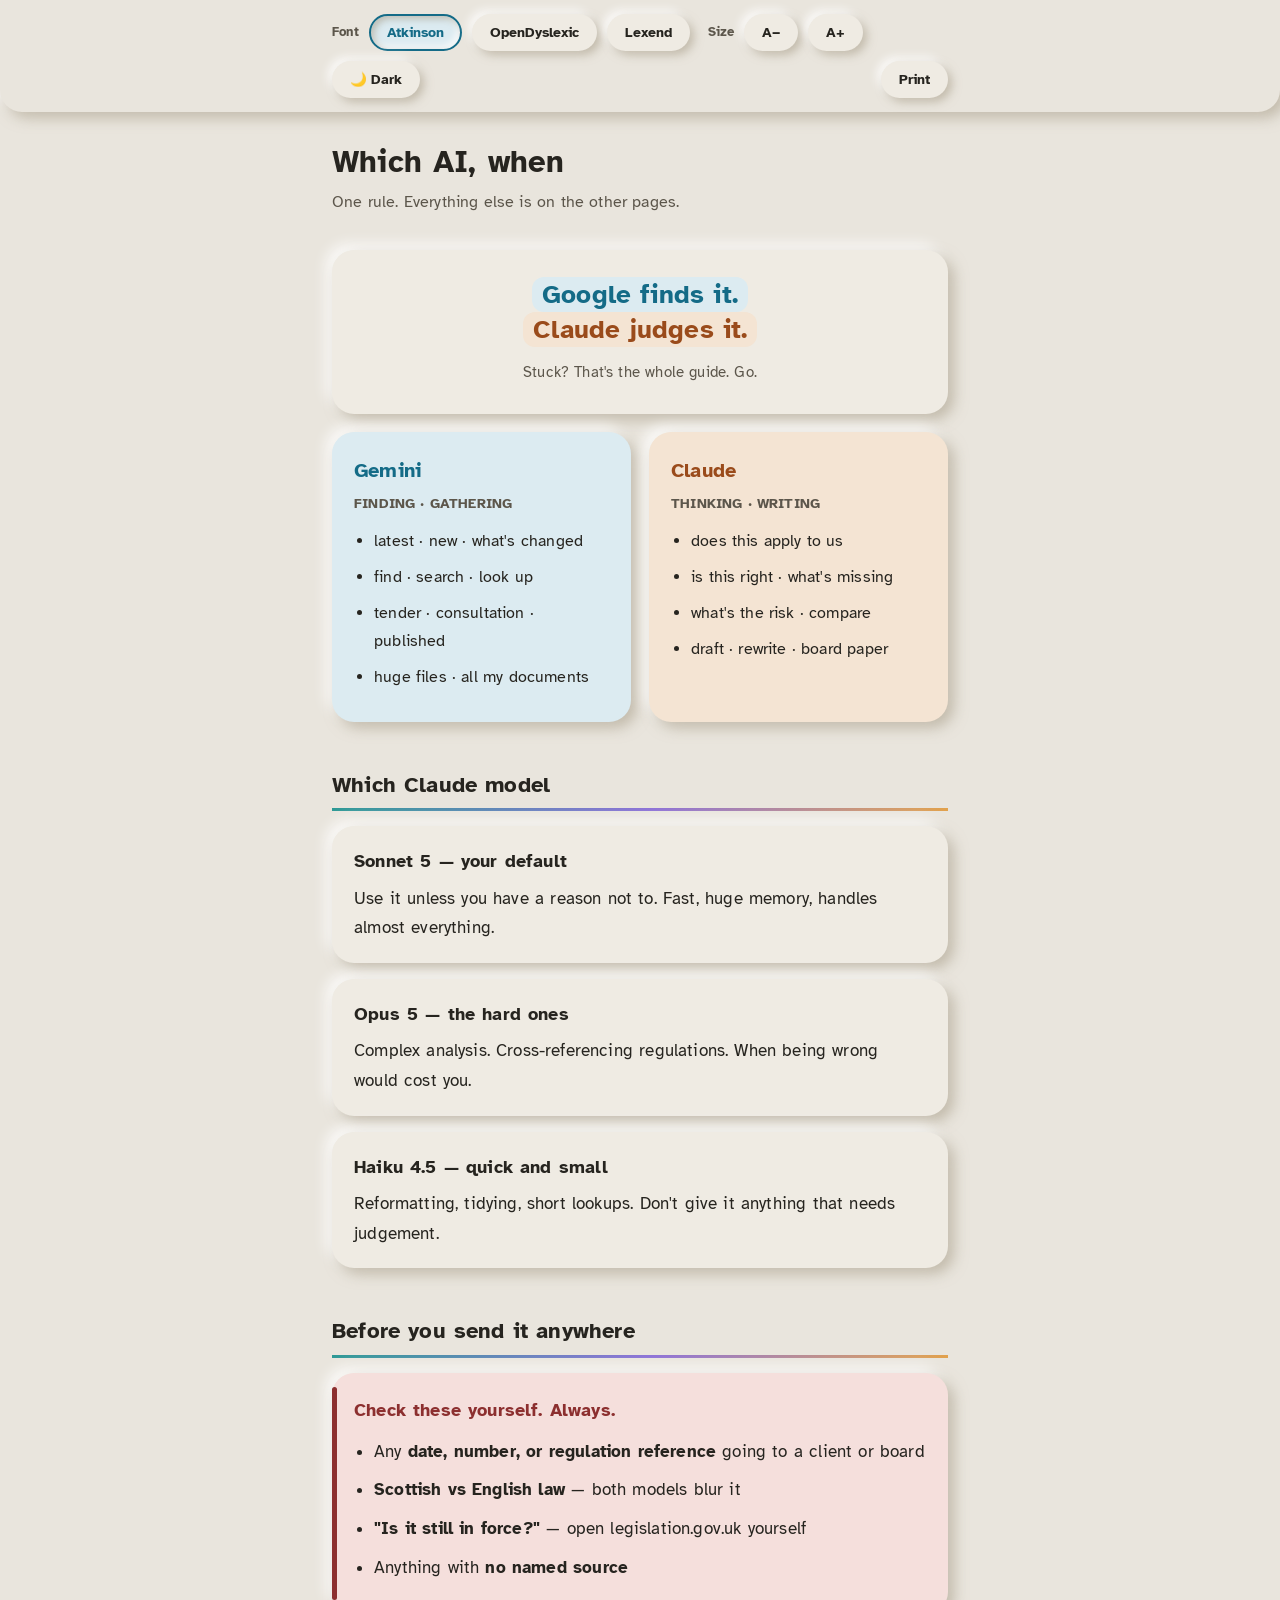
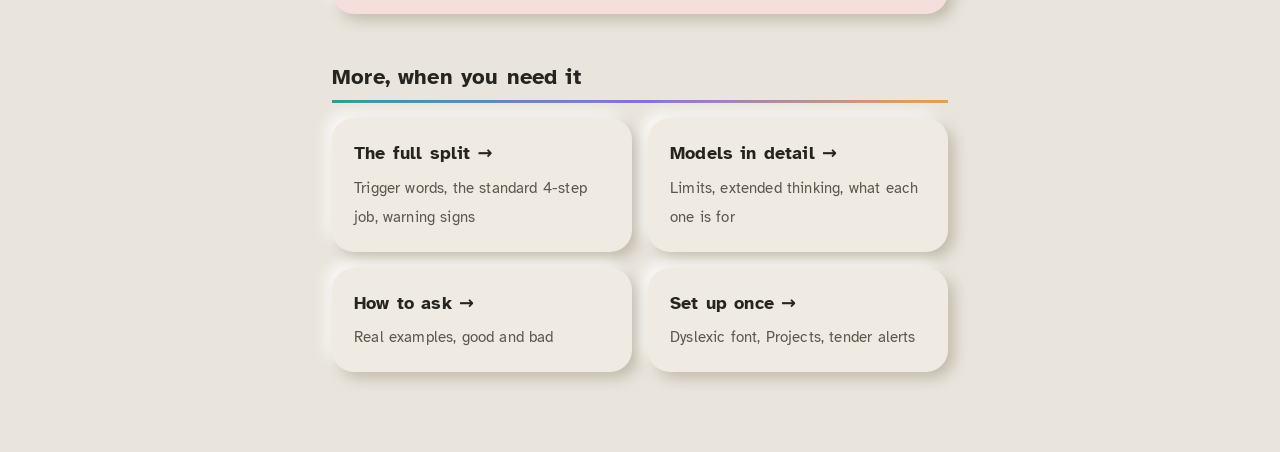
<file: index.html>
<!DOCTYPE html>
<html lang="en-GB">
<head>
<meta charset="utf-8">
<meta name="viewport" content="width=device-width, initial-scale=1">
<meta name="robots" content="noindex, nofollow">
<title>Which AI, when</title>
<link rel="preconnect" href="https://fonts.googleapis.com">
<link rel="preconnect" href="https://fonts.gstatic.com" crossorigin>
<link href="https://fonts.googleapis.com/css2?family=Atkinson+Hyperlegible:wght@400;700&family=Lexend:wght@400;500;600&display=swap" rel="stylesheet">
<link rel="stylesheet" href="style.css">
</head>
<body>

<div class="bar"><div class="wrap"></div></div>

<div class="wrap">

  <h1>Which AI, when</h1>
  <p class="sub">One rule. Everything else is on the other pages.</p>

  <div class="spine">
    <p class="big"><em class="g">Google finds it.</em><br><em class="c">Claude judges it.</em></p>
    <p class="note">Stuck? That's the whole guide. Go.</p>
  </div>

  <div class="pair">
    <div class="col g">
      <h3>Gemini</h3>
      <span class="tag">FINDING · GATHERING</span>
      <ul>
        <li>latest · new · what's changed</li>
        <li>find · search · look up</li>
        <li>tender · consultation · published</li>
        <li>huge files · all my documents</li>
      </ul>
    </div>
    <div class="col c">
      <h3>Claude</h3>
      <span class="tag">THINKING · WRITING</span>
      <ul>
        <li>does this apply to us</li>
        <li>is this right · what's missing</li>
        <li>what's the risk · compare</li>
        <li>draft · rewrite · board paper</li>
      </ul>
    </div>
  </div>

  <h2>Which Claude model</h2>

  <div class="card">
    <h3>Sonnet 5 — your default</h3>
    <p>Use it unless you have a reason not to. Fast, huge memory, handles almost everything.</p>
  </div>
  <div class="card">
    <h3>Opus 5 — the hard ones</h3>
    <p>Complex analysis. Cross-referencing regulations. When being wrong would cost you.</p>
  </div>
  <div class="card">
    <h3>Haiku 4.5 — quick and small</h3>
    <p>Reformatting, tidying, short lookups. Don't give it anything that needs judgement.</p>
  </div>

  <h2>Before you send it anywhere</h2>

  <div class="stop">
    <h3>Check these yourself. Always.</h3>
    <ul>
      <li>Any <b>date, number, or regulation reference</b> going to a client or board</li>
      <li><b>Scottish vs English law</b> — both models blur it</li>
      <li><b>"Is it still in force?"</b> — open legislation.gov.uk yourself</li>
      <li>Anything with <b>no named source</b></li>
    </ul>
  </div>

  <h2>More, when you need it</h2>

  <div class="tiles">
    <a class="tile" href="which-ai.html"><b>The full split →</b><span>Trigger words, the standard 4-step job, warning signs</span></a>
    <a class="tile" href="models.html"><b>Models in detail →</b><span>Limits, extended thinking, what each one is for</span></a>
    <a class="tile" href="prompting.html"><b>How to ask →</b><span>Real examples, good and bad</span></a>
    <a class="tile" href="setup.html"><b>Set up once →</b><span>Dyslexic font, Projects, tender alerts</span></a>
  </div>

</div>

<script src="app.js"></script>
</body>
</html>
</file>
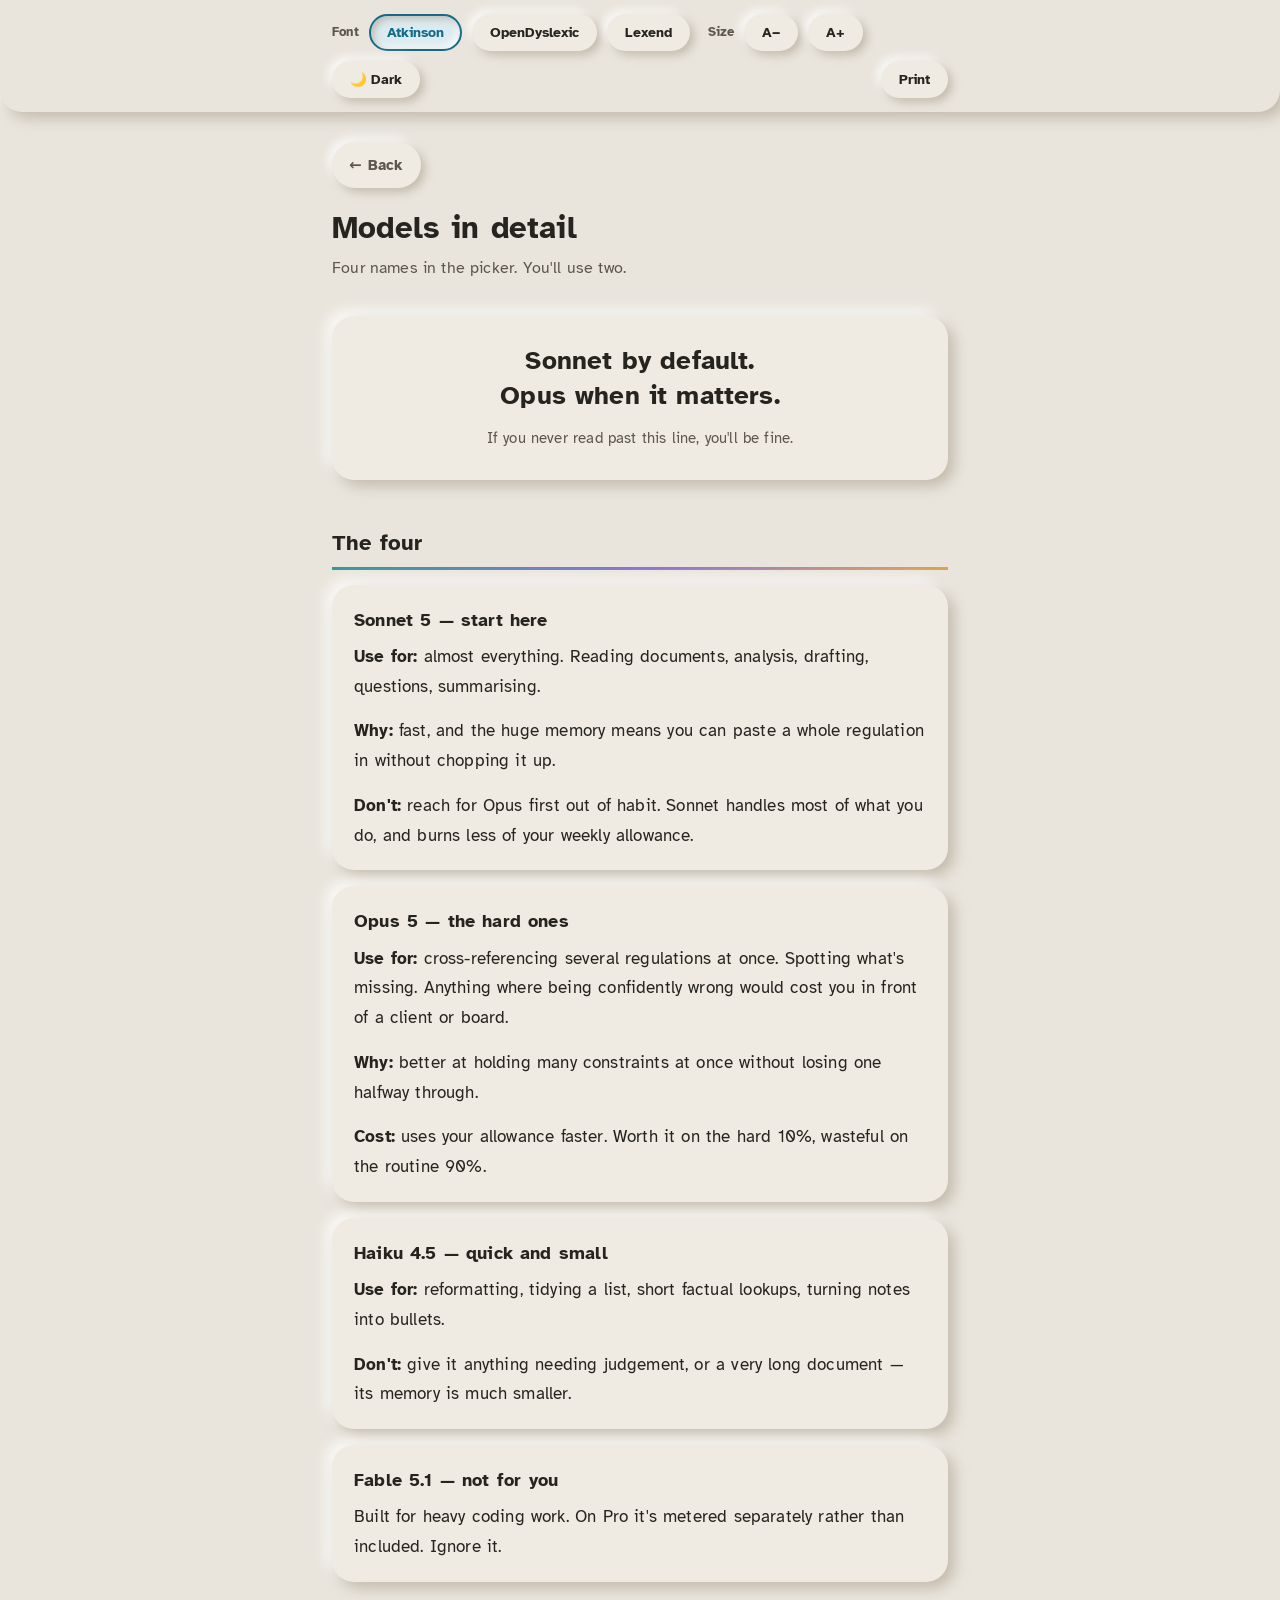
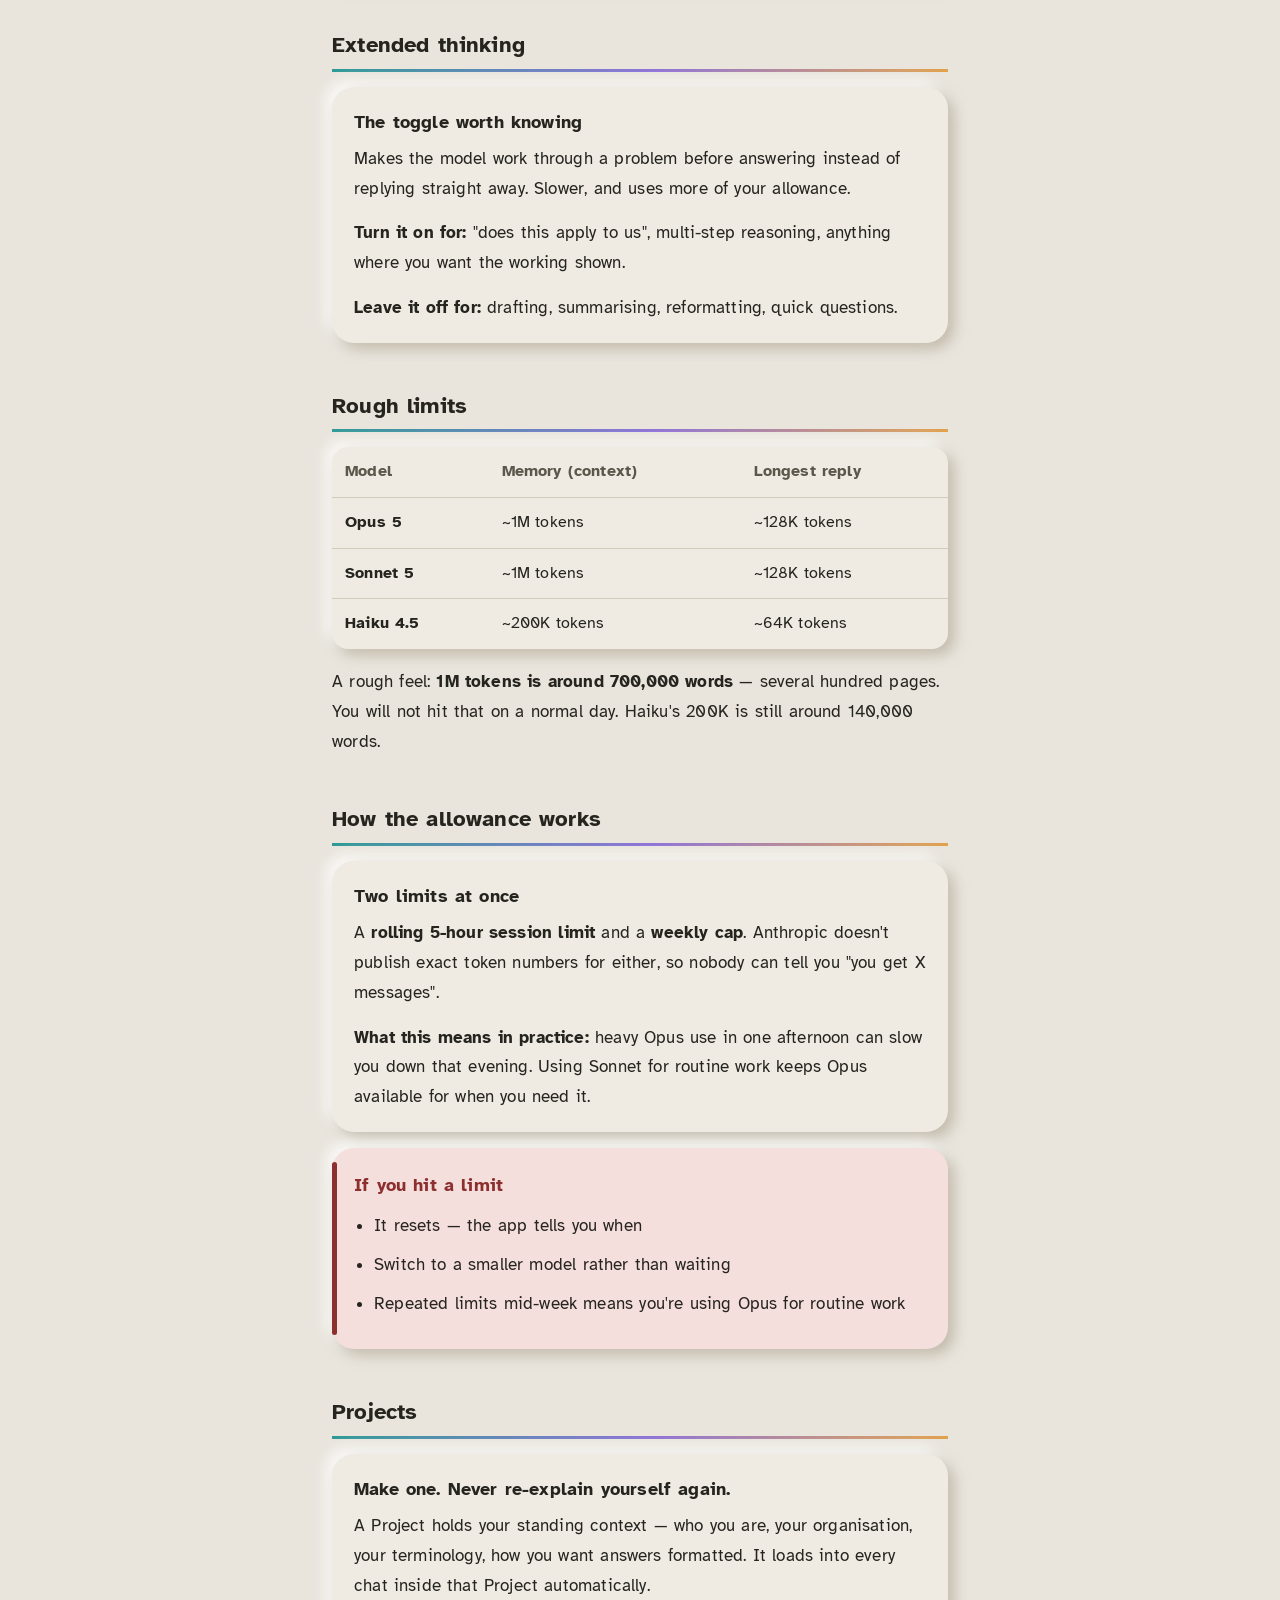
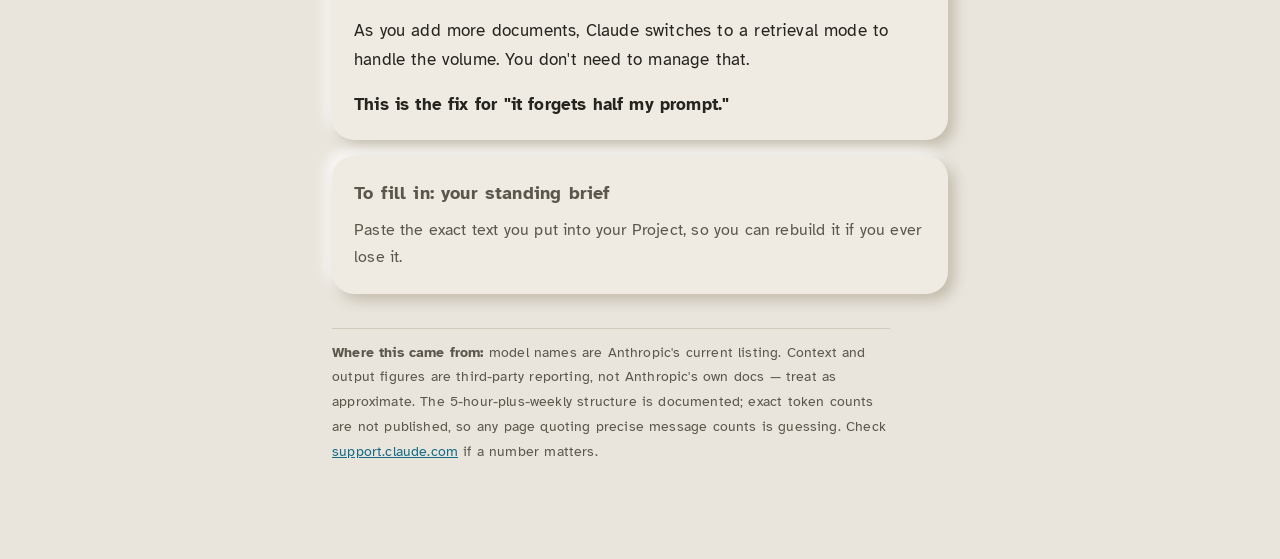
<file: models.html>
<!DOCTYPE html>
<html lang="en-GB">
<head>
<meta charset="utf-8">
<meta name="viewport" content="width=device-width, initial-scale=1">
<meta name="robots" content="noindex, nofollow">
<title>Models in detail — Which AI, when</title>
<link rel="preconnect" href="https://fonts.googleapis.com">
<link rel="preconnect" href="https://fonts.gstatic.com" crossorigin>
<link href="https://fonts.googleapis.com/css2?family=Atkinson+Hyperlegible:wght@400;700&family=Lexend:wght@400;500;600&display=swap" rel="stylesheet">
<link rel="stylesheet" href="style.css">
</head>
<body>

<div class="bar"><div class="wrap"></div></div>

<div class="wrap">

  <a class="back" href="index.html">← Back</a>

  <h1>Models in detail</h1>
  <p class="sub">Four names in the picker. You'll use two.</p>

  <div class="spine">
    <p class="big">Sonnet by default.<br>Opus when it matters.</p>
    <p class="note">If you never read past this line, you'll be fine.</p>
  </div>

  <h2>The four</h2>

  <div class="card">
    <h3>Sonnet 5 — start here</h3>
    <p><b>Use for:</b> almost everything. Reading documents, analysis, drafting, questions, summarising.</p>
    <p><b>Why:</b> fast, and the huge memory means you can paste a whole regulation in without chopping it up.</p>
    <p><b>Don't:</b> reach for Opus first out of habit. Sonnet handles most of what you do, and burns less of your weekly allowance.</p>
  </div>

  <div class="card">
    <h3>Opus 5 — the hard ones</h3>
    <p><b>Use for:</b> cross-referencing several regulations at once. Spotting what's missing. Anything where being confidently wrong would cost you in front of a client or board.</p>
    <p><b>Why:</b> better at holding many constraints at once without losing one halfway through.</p>
    <p><b>Cost:</b> uses your allowance faster. Worth it on the hard 10%, wasteful on the routine 90%.</p>
  </div>

  <div class="card">
    <h3>Haiku 4.5 — quick and small</h3>
    <p><b>Use for:</b> reformatting, tidying a list, short factual lookups, turning notes into bullets.</p>
    <p><b>Don't:</b> give it anything needing judgement, or a very long document — its memory is much smaller.</p>
  </div>

  <div class="card">
    <h3>Fable 5.1 — not for you</h3>
    <p>Built for heavy coding work. On Pro it's metered separately rather than included. Ignore it.</p>
  </div>

  <h2>Extended thinking</h2>

  <div class="card">
    <h3>The toggle worth knowing</h3>
    <p>Makes the model work through a problem before answering instead of replying straight away. Slower, and uses more of your allowance.</p>
    <p><b>Turn it on for:</b> "does this apply to us", multi-step reasoning, anything where you want the working shown.</p>
    <p><b>Leave it off for:</b> drafting, summarising, reformatting, quick questions.</p>
  </div>

  <h2>Rough limits</h2>

  <table>
    <tr><th>Model</th><th>Memory (context)</th><th>Longest reply</th></tr>
    <tr><td><b>Opus 5</b></td><td>~1M tokens</td><td>~128K tokens</td></tr>
    <tr><td><b>Sonnet 5</b></td><td>~1M tokens</td><td>~128K tokens</td></tr>
    <tr><td><b>Haiku 4.5</b></td><td>~200K tokens</td><td>~64K tokens</td></tr>
  </table>

  <p>A rough feel: <b>1M tokens is around 700,000 words</b> — several hundred pages. You will not hit that on a normal day. Haiku's 200K is still around 140,000 words.</p>

  <h2>How the allowance works</h2>

  <div class="card">
    <h3>Two limits at once</h3>
    <p>A <b>rolling 5-hour session limit</b> and a <b>weekly cap</b>. Anthropic doesn't publish exact token numbers for either, so nobody can tell you "you get X messages".</p>
    <p><b>What this means in practice:</b> heavy Opus use in one afternoon can slow you down that evening. Using Sonnet for routine work keeps Opus available for when you need it.</p>
  </div>

  <div class="stop">
    <h3>If you hit a limit</h3>
    <ul>
      <li>It resets — the app tells you when</li>
      <li>Switch to a smaller model rather than waiting</li>
      <li>Repeated limits mid-week means you're using Opus for routine work</li>
    </ul>
  </div>

  <h2>Projects</h2>

  <div class="card">
    <h3>Make one. Never re-explain yourself again.</h3>
    <p>A Project holds your standing context — who you are, your organisation, your terminology, how you want answers formatted. It loads into every chat inside that Project automatically.</p>
    <p>As you add more documents, Claude switches to a retrieval mode to handle the volume. You don't need to manage that.</p>
    <p><b>This is the fix for "it forgets half my prompt."</b></p>
  </div>

  <div class="todo">
    <h3>To fill in: your standing brief</h3>
    <p>Paste the exact text you put into your Project, so you can rebuild it if you ever lose it.</p>
  </div>

  <p class="note-src"><b>Where this came from:</b> model names are Anthropic's current listing. Context and output figures are third-party reporting, not Anthropic's own docs — treat as approximate. The 5-hour-plus-weekly structure is documented; exact token counts are not published, so any page quoting precise message counts is guessing. Check <a href="https://support.claude.com">support.claude.com</a> if a number matters.</p>

</div>

<script src="app.js"></script>
</body>
</html>
</file>
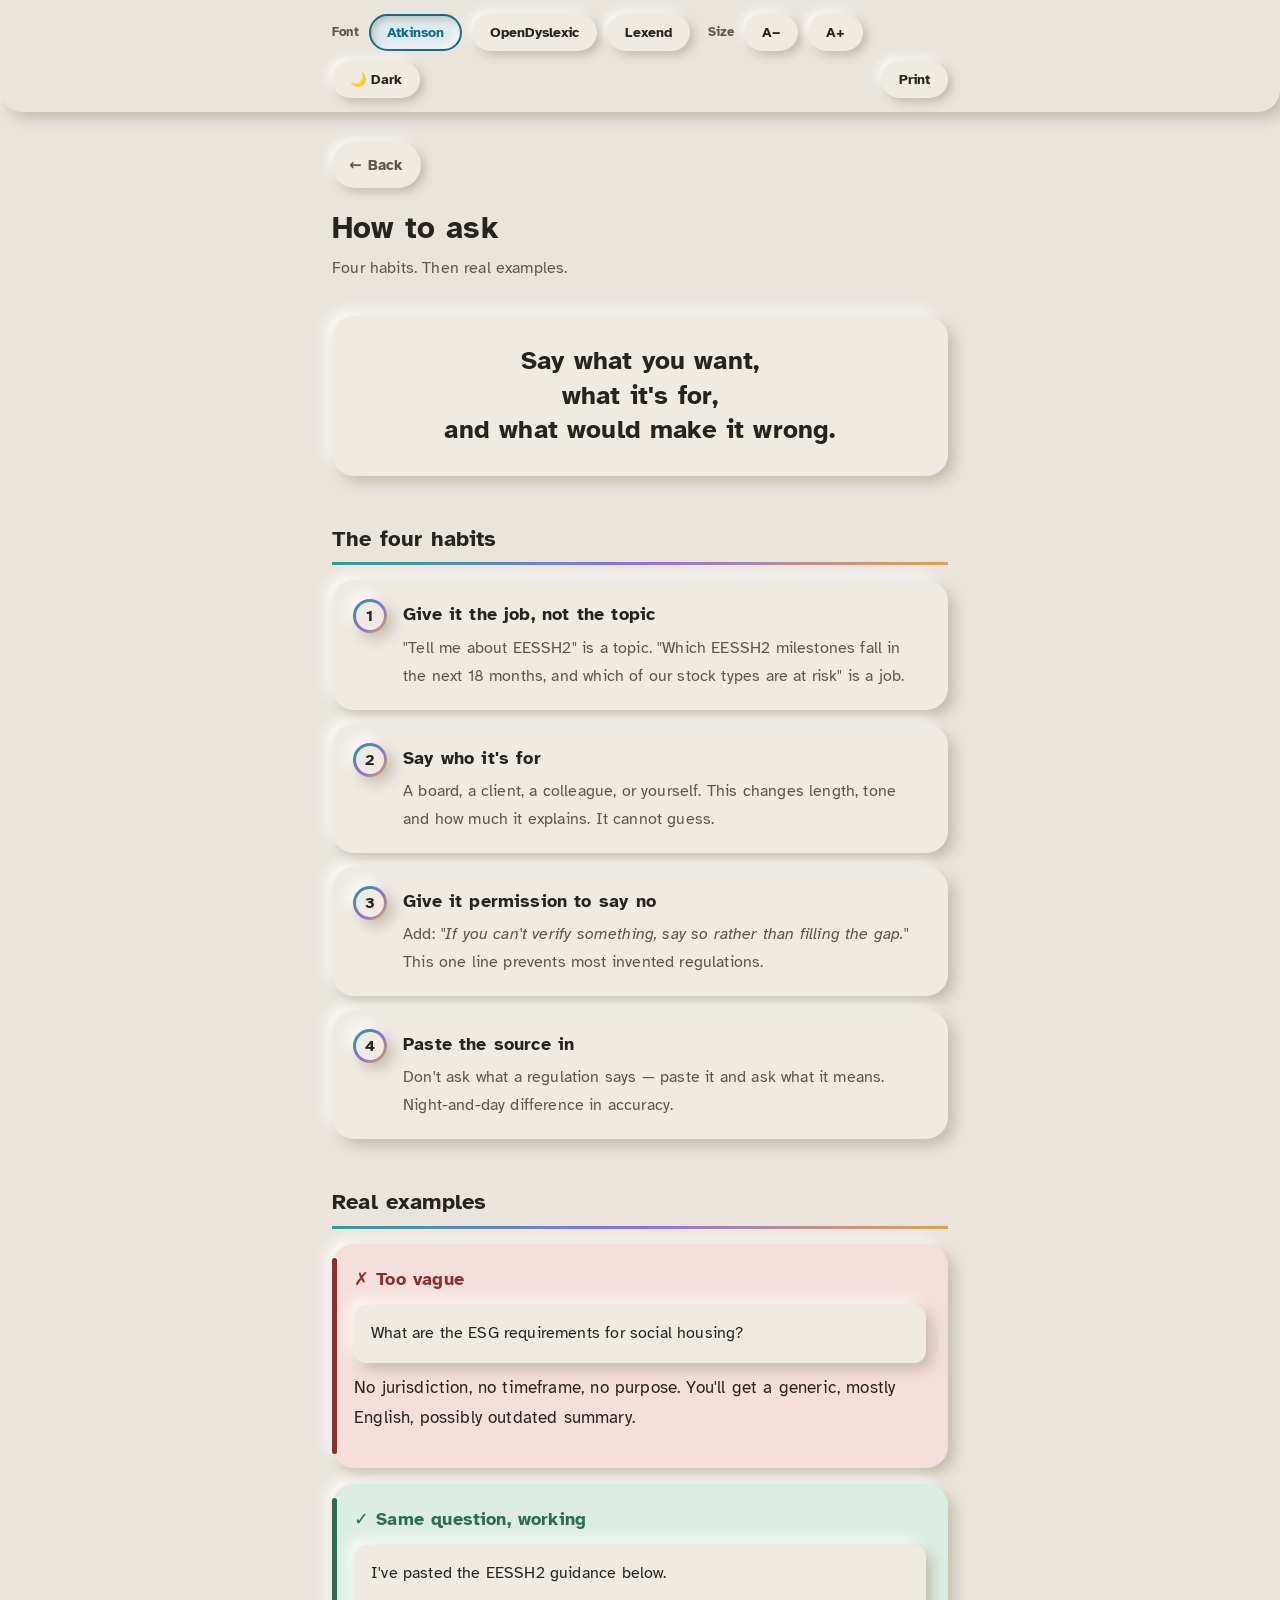
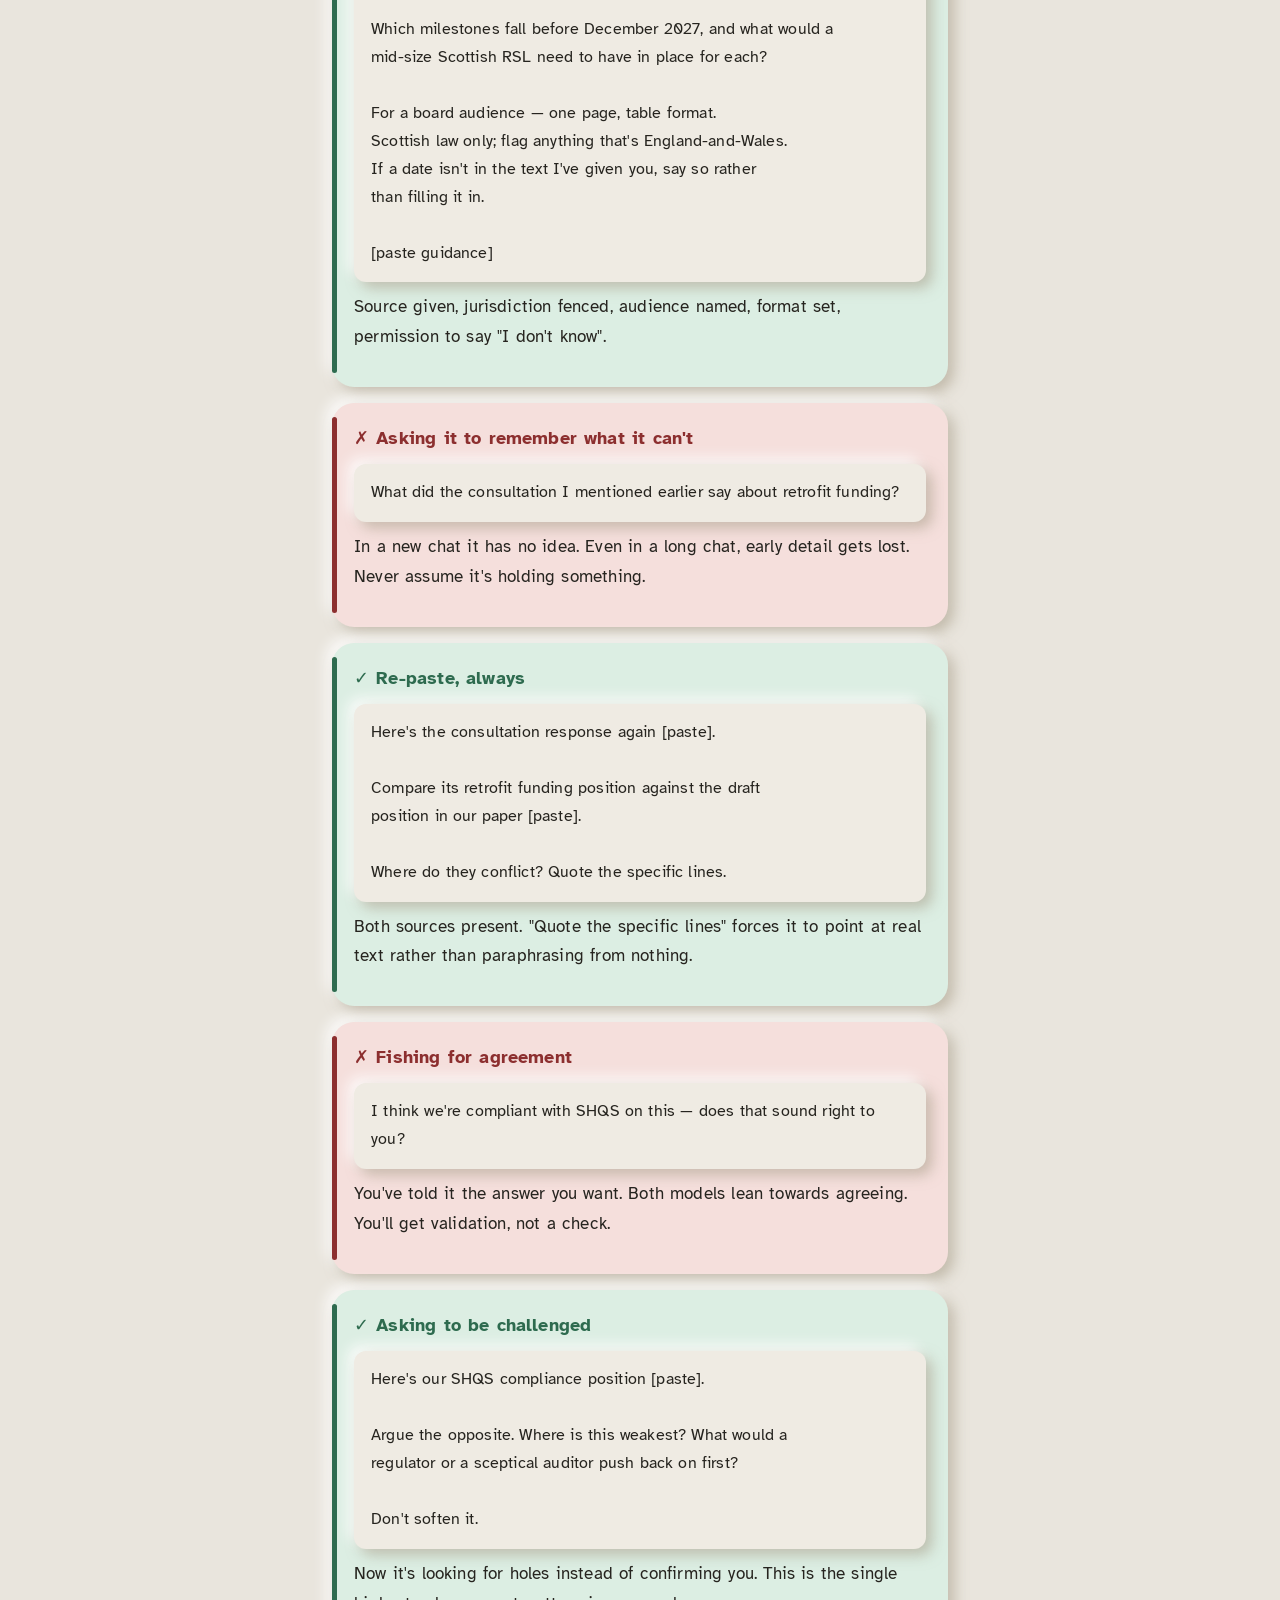
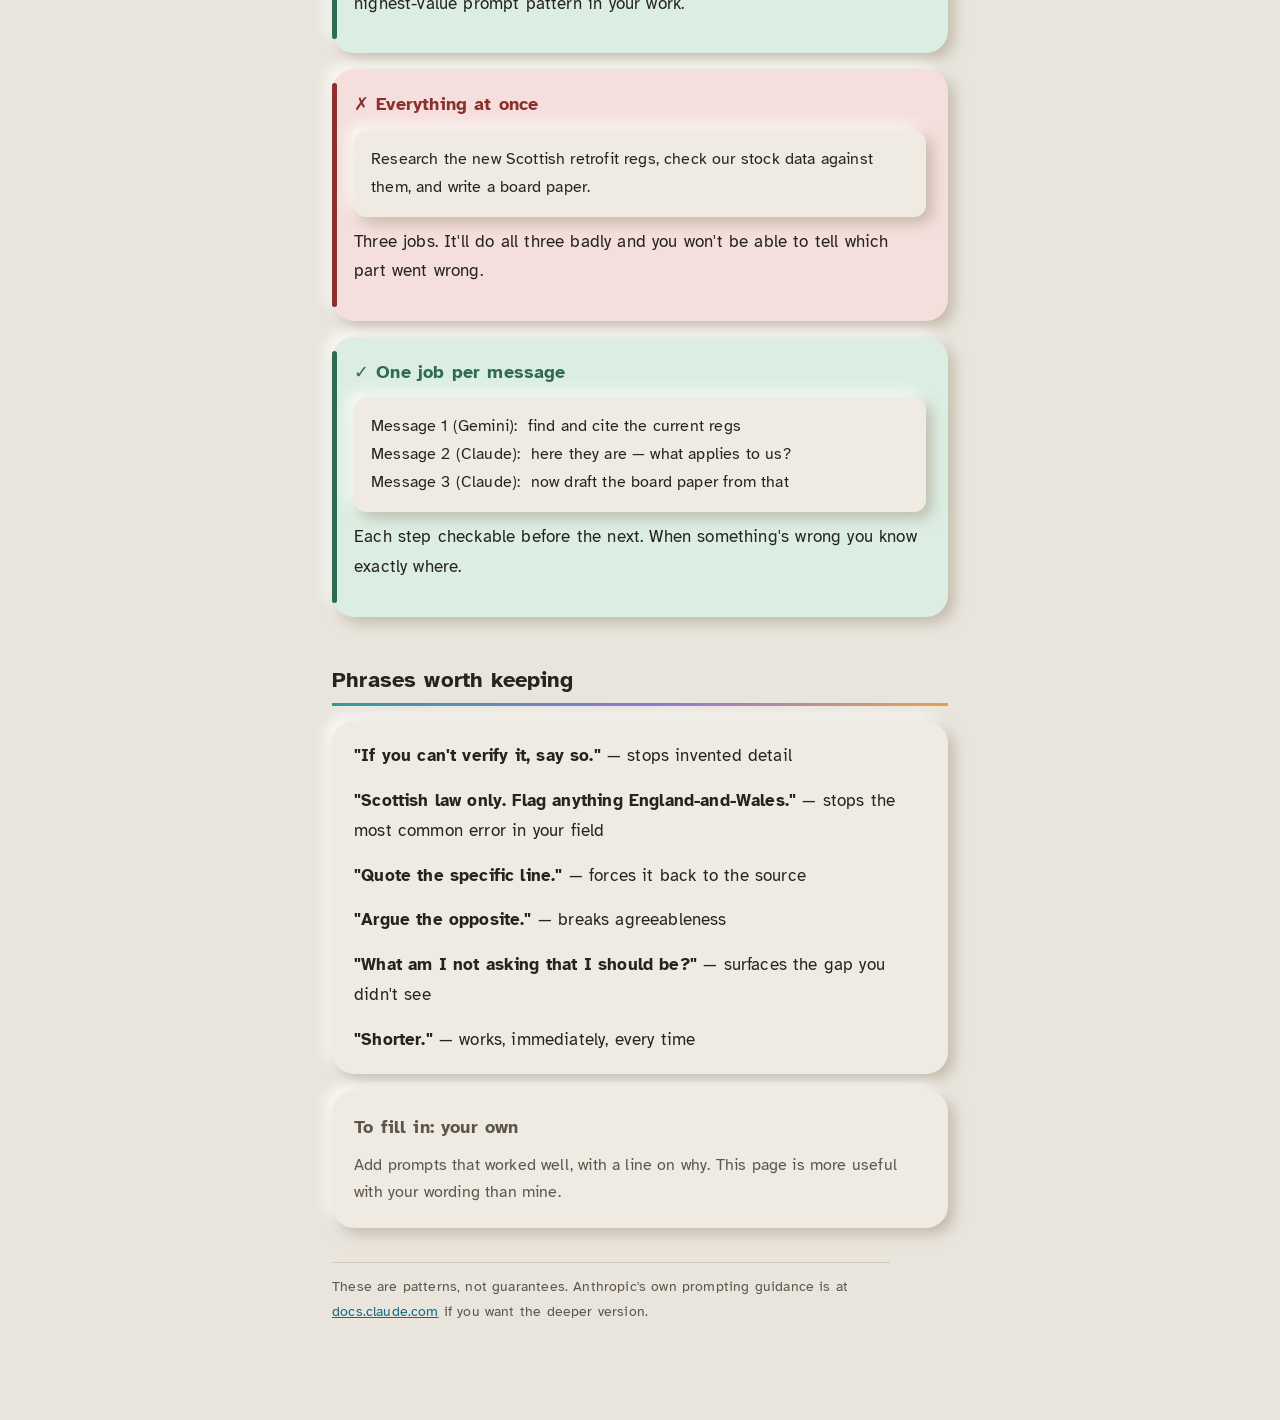
<file: prompting.html>
<!DOCTYPE html>
<html lang="en-GB">
<head>
<meta charset="utf-8">
<meta name="viewport" content="width=device-width, initial-scale=1">
<meta name="robots" content="noindex, nofollow">
<title>How to ask — Which AI, when</title>
<link rel="preconnect" href="https://fonts.googleapis.com">
<link rel="preconnect" href="https://fonts.gstatic.com" crossorigin>
<link href="https://fonts.googleapis.com/css2?family=Atkinson+Hyperlegible:wght@400;700&family=Lexend:wght@400;500;600&display=swap" rel="stylesheet">
<link rel="stylesheet" href="style.css">
</head>
<body>

<div class="bar"><div class="wrap"></div></div>

<div class="wrap">

  <a class="back" href="index.html">← Back</a>

  <h1>How to ask</h1>
  <p class="sub">Four habits. Then real examples.</p>

  <div class="spine">
    <p class="big">Say what you want,<br>what it's for,<br>and what would make it wrong.</p>
  </div>

  <h2>The four habits</h2>

  <div class="step"><div class="num">1</div><div class="body">
    <h3>Give it the job, not the topic</h3>
    <p>"Tell me about EESSH2" is a topic. "Which EESSH2 milestones fall in the next 18 months, and which of our stock types are at risk" is a job.</p>
  </div></div>

  <div class="step"><div class="num">2</div><div class="body">
    <h3>Say who it's for</h3>
    <p>A board, a client, a colleague, or yourself. This changes length, tone and how much it explains. It cannot guess.</p>
  </div></div>

  <div class="step"><div class="num">3</div><div class="body">
    <h3>Give it permission to say no</h3>
    <p>Add: <i>"If you can't verify something, say so rather than filling the gap."</i> This one line prevents most invented regulations.</p>
  </div></div>

  <div class="step"><div class="num">4</div><div class="body">
    <h3>Paste the source in</h3>
    <p>Don't ask what a regulation says — paste it and ask what it means. Night-and-day difference in accuracy.</p>
  </div></div>

  <h2>Real examples</h2>

  <div class="bad">
    <h3>✗ Too vague</h3>
    <div class="eg">What are the ESG requirements for social housing?</div>
    <p>No jurisdiction, no timeframe, no purpose. You'll get a generic, mostly English, possibly outdated summary.</p>
  </div>

  <div class="good">
    <h3>✓ Same question, working</h3>
    <div class="eg">I've pasted the EESSH2 guidance below.

Which milestones fall before December 2027, and what would a
mid-size Scottish RSL need to have in place for each?

For a board audience — one page, table format.
Scottish law only; flag anything that's England-and-Wales.
If a date isn't in the text I've given you, say so rather
than filling it in.

[paste guidance]</div>
    <p>Source given, jurisdiction fenced, audience named, format set, permission to say "I don't know".</p>
  </div>

  <div class="bad">
    <h3>✗ Asking it to remember what it can't</h3>
    <div class="eg">What did the consultation I mentioned earlier say about retrofit funding?</div>
    <p>In a new chat it has no idea. Even in a long chat, early detail gets lost. Never assume it's holding something.</p>
  </div>

  <div class="good">
    <h3>✓ Re-paste, always</h3>
    <div class="eg">Here's the consultation response again [paste].

Compare its retrofit funding position against the draft
position in our paper [paste].

Where do they conflict? Quote the specific lines.</div>
    <p>Both sources present. "Quote the specific lines" forces it to point at real text rather than paraphrasing from nothing.</p>
  </div>

  <div class="bad">
    <h3>✗ Fishing for agreement</h3>
    <div class="eg">I think we're compliant with SHQS on this — does that sound right to you?</div>
    <p>You've told it the answer you want. Both models lean towards agreeing. You'll get validation, not a check.</p>
  </div>

  <div class="good">
    <h3>✓ Asking to be challenged</h3>
    <div class="eg">Here's our SHQS compliance position [paste].

Argue the opposite. Where is this weakest? What would a
regulator or a sceptical auditor push back on first?

Don't soften it.</div>
    <p>Now it's looking for holes instead of confirming you. This is the single highest-value prompt pattern in your work.</p>
  </div>

  <div class="bad">
    <h3>✗ Everything at once</h3>
    <div class="eg">Research the new Scottish retrofit regs, check our stock data against them, and write a board paper.</div>
    <p>Three jobs. It'll do all three badly and you won't be able to tell which part went wrong.</p>
  </div>

  <div class="good">
    <h3>✓ One job per message</h3>
    <div class="eg">Message 1 (Gemini):  find and cite the current regs
Message 2 (Claude):  here they are — what applies to us?
Message 3 (Claude):  now draft the board paper from that</div>
    <p>Each step checkable before the next. When something's wrong you know exactly where.</p>
  </div>

  <h2>Phrases worth keeping</h2>

  <div class="card">
    <p><b>"If you can't verify it, say so."</b> — stops invented detail</p>
    <p><b>"Scottish law only. Flag anything England-and-Wales."</b> — stops the most common error in your field</p>
    <p><b>"Quote the specific line."</b> — forces it back to the source</p>
    <p><b>"Argue the opposite."</b> — breaks agreeableness</p>
    <p><b>"What am I not asking that I should be?"</b> — surfaces the gap you didn't see</p>
    <p><b>"Shorter."</b> — works, immediately, every time</p>
  </div>

  <div class="todo">
    <h3>To fill in: your own</h3>
    <p>Add prompts that worked well, with a line on why. This page is more useful with your wording than mine.</p>
  </div>

  <p class="note-src">These are patterns, not guarantees. Anthropic's own prompting guidance is at <a href="https://docs.claude.com/en/docs/build-with-claude/prompt-engineering/overview">docs.claude.com</a> if you want the deeper version.</p>

</div>

<script src="app.js"></script>
</body>
</html>
</file>
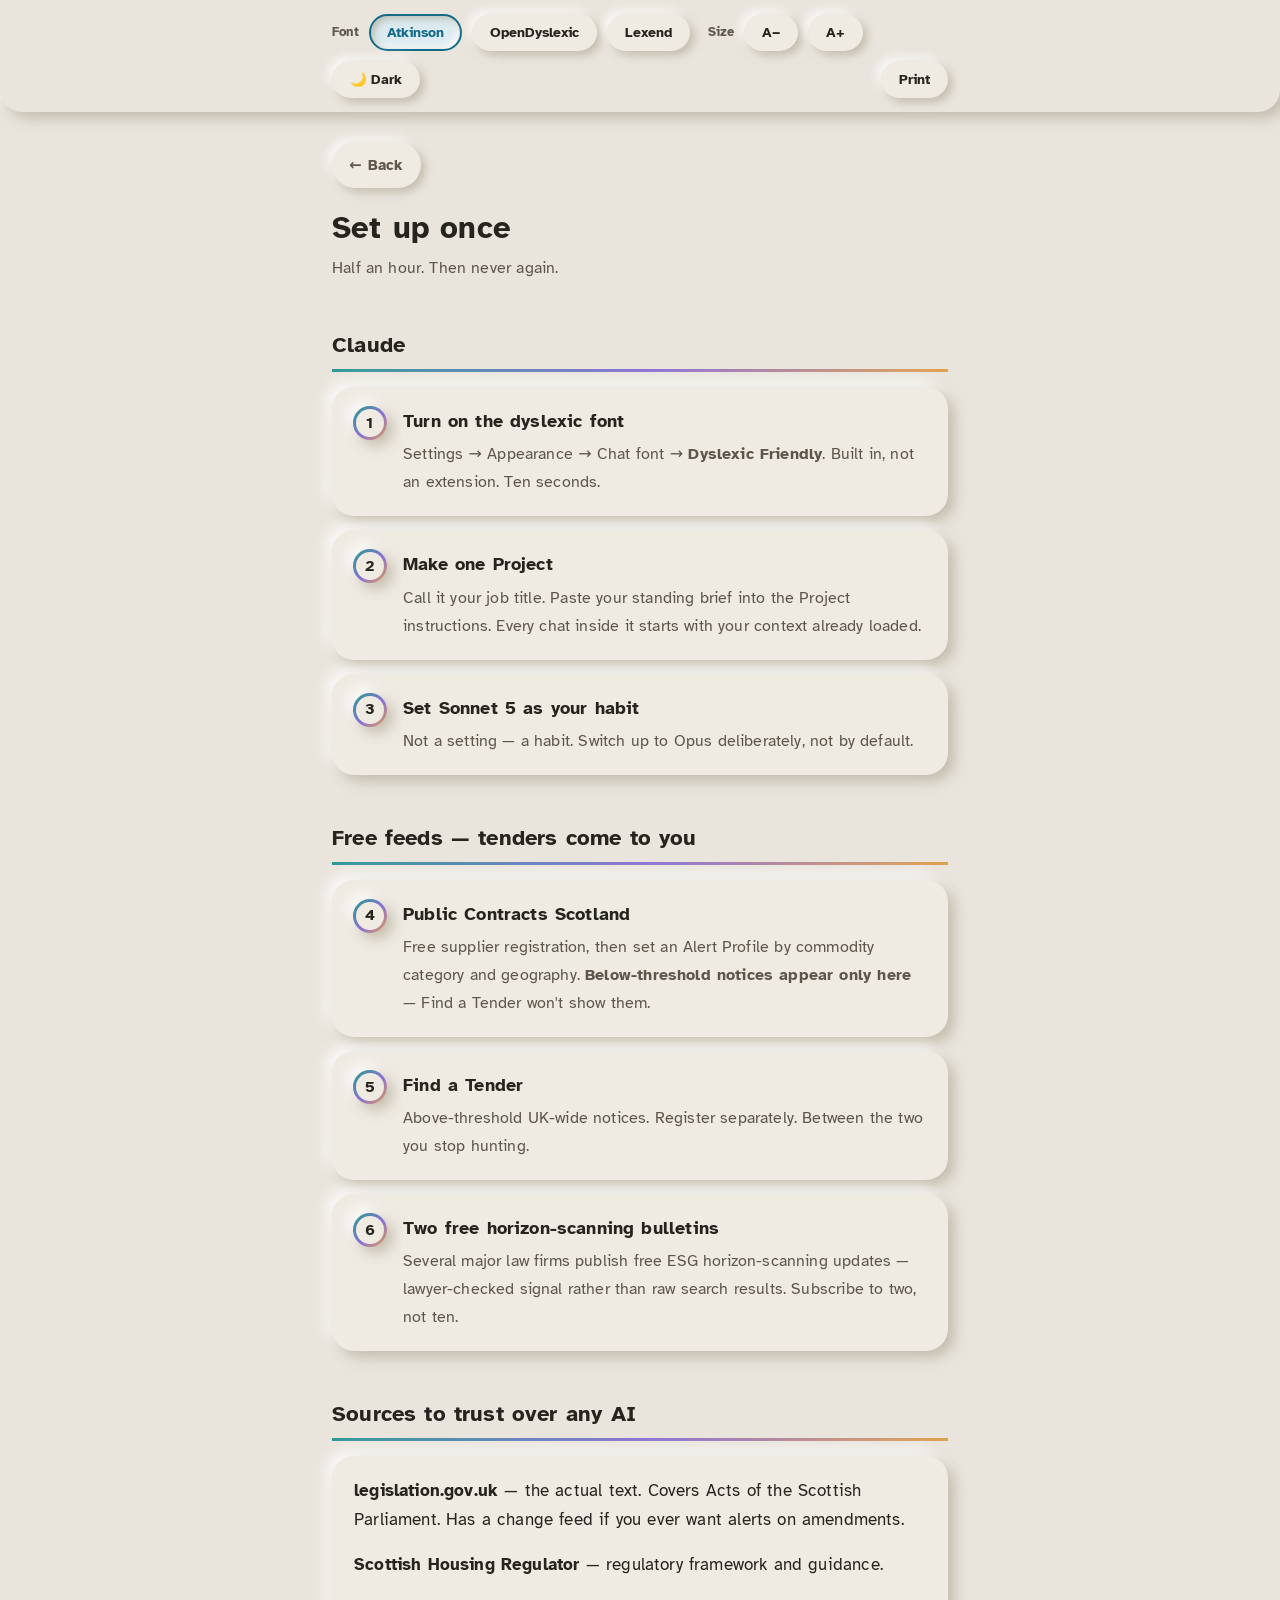
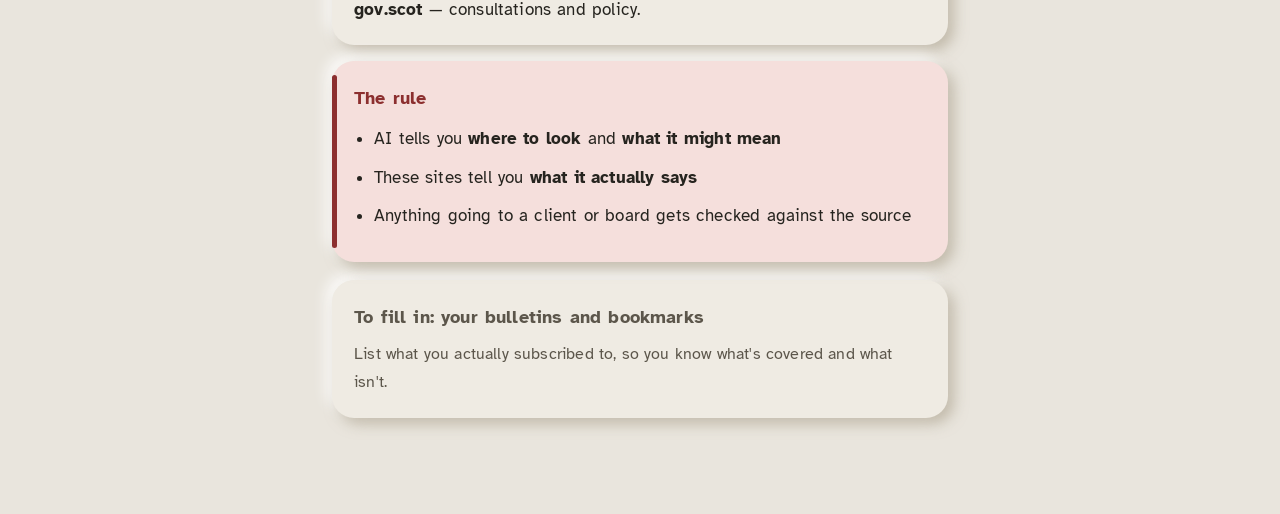
<file: setup.html>
<!DOCTYPE html>
<html lang="en-GB">
<head>
<meta charset="utf-8">
<meta name="viewport" content="width=device-width, initial-scale=1">
<meta name="robots" content="noindex, nofollow">
<title>Set up once — Which AI, when</title>
<link rel="preconnect" href="https://fonts.googleapis.com">
<link rel="preconnect" href="https://fonts.gstatic.com" crossorigin>
<link href="https://fonts.googleapis.com/css2?family=Atkinson+Hyperlegible:wght@400;700&family=Lexend:wght@400;500;600&display=swap" rel="stylesheet">
<link rel="stylesheet" href="style.css">
</head>
<body>

<div class="bar"><div class="wrap"></div></div>

<div class="wrap">

  <a class="back" href="index.html">← Back</a>

  <h1>Set up once</h1>
  <p class="sub">Half an hour. Then never again.</p>

  <h2>Claude</h2>

  <div class="step"><div class="num">1</div><div class="body">
    <h3>Turn on the dyslexic font</h3>
    <p>Settings → Appearance → Chat font → <b>Dyslexic Friendly</b>. Built in, not an extension. Ten seconds.</p>
  </div></div>

  <div class="step"><div class="num">2</div><div class="body">
    <h3>Make one Project</h3>
    <p>Call it your job title. Paste your standing brief into the Project instructions. Every chat inside it starts with your context already loaded.</p>
  </div></div>

  <div class="step"><div class="num">3</div><div class="body">
    <h3>Set Sonnet 5 as your habit</h3>
    <p>Not a setting — a habit. Switch up to Opus deliberately, not by default.</p>
  </div></div>

  <h2>Free feeds — tenders come to you</h2>

  <div class="step"><div class="num">4</div><div class="body">
    <h3>Public Contracts Scotland</h3>
    <p>Free supplier registration, then set an Alert Profile by commodity category and geography. <b>Below-threshold notices appear only here</b> — Find a Tender won't show them.</p>
  </div></div>

  <div class="step"><div class="num">5</div><div class="body">
    <h3>Find a Tender</h3>
    <p>Above-threshold UK-wide notices. Register separately. Between the two you stop hunting.</p>
  </div></div>

  <div class="step"><div class="num">6</div><div class="body">
    <h3>Two free horizon-scanning bulletins</h3>
    <p>Several major law firms publish free ESG horizon-scanning updates — lawyer-checked signal rather than raw search results. Subscribe to two, not ten.</p>
  </div></div>

  <h2>Sources to trust over any AI</h2>

  <div class="card">
    <p><b>legislation.gov.uk</b> — the actual text. Covers Acts of the Scottish Parliament. Has a change feed if you ever want alerts on amendments.</p>
    <p><b>Scottish Housing Regulator</b> — regulatory framework and guidance.</p>
    <p><b>gov.scot</b> — consultations and policy.</p>
  </div>

  <div class="stop">
    <h3>The rule</h3>
    <ul>
      <li>AI tells you <b>where to look</b> and <b>what it might mean</b></li>
      <li>These sites tell you <b>what it actually says</b></li>
      <li>Anything going to a client or board gets checked against the source</li>
    </ul>
  </div>

  <div class="todo">
    <h3>To fill in: your bulletins and bookmarks</h3>
    <p>List what you actually subscribed to, so you know what's covered and what isn't.</p>
  </div>

</div>

<script src="app.js"></script>
</body>
</html>
</file>
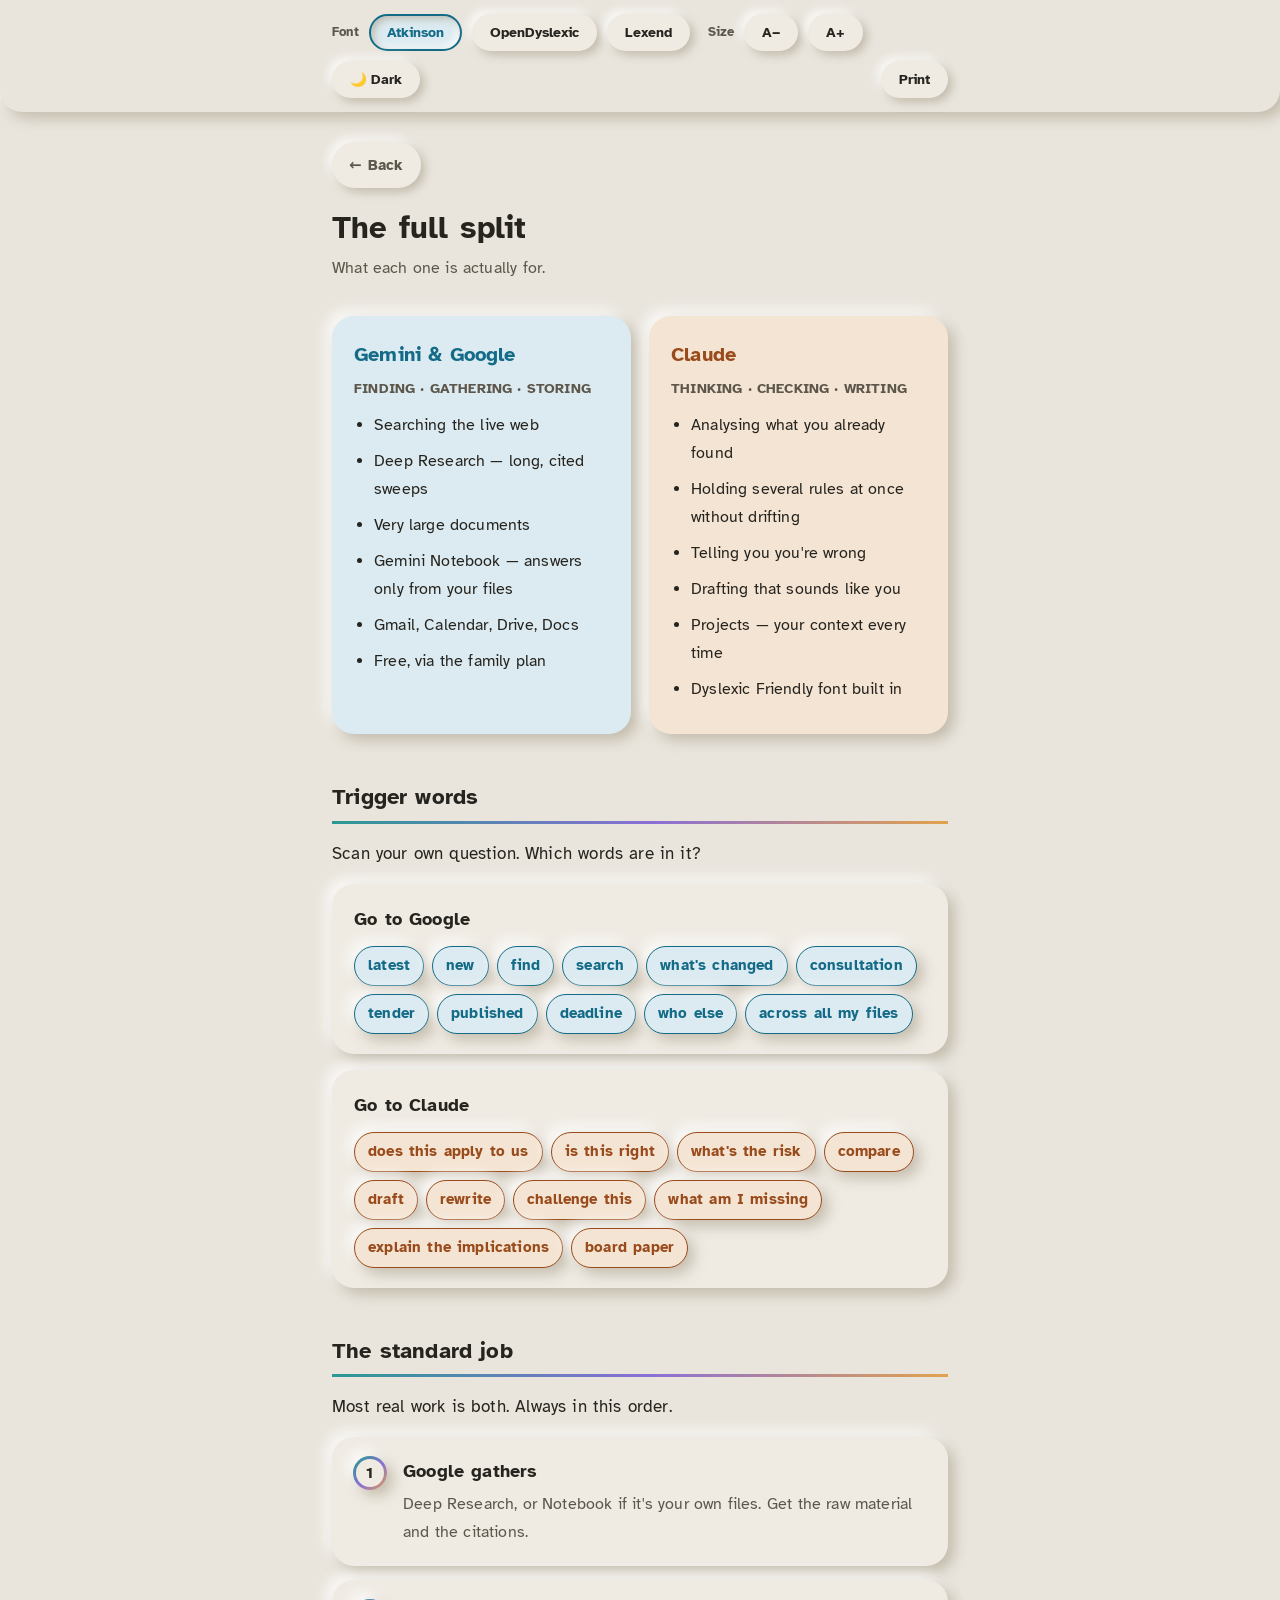
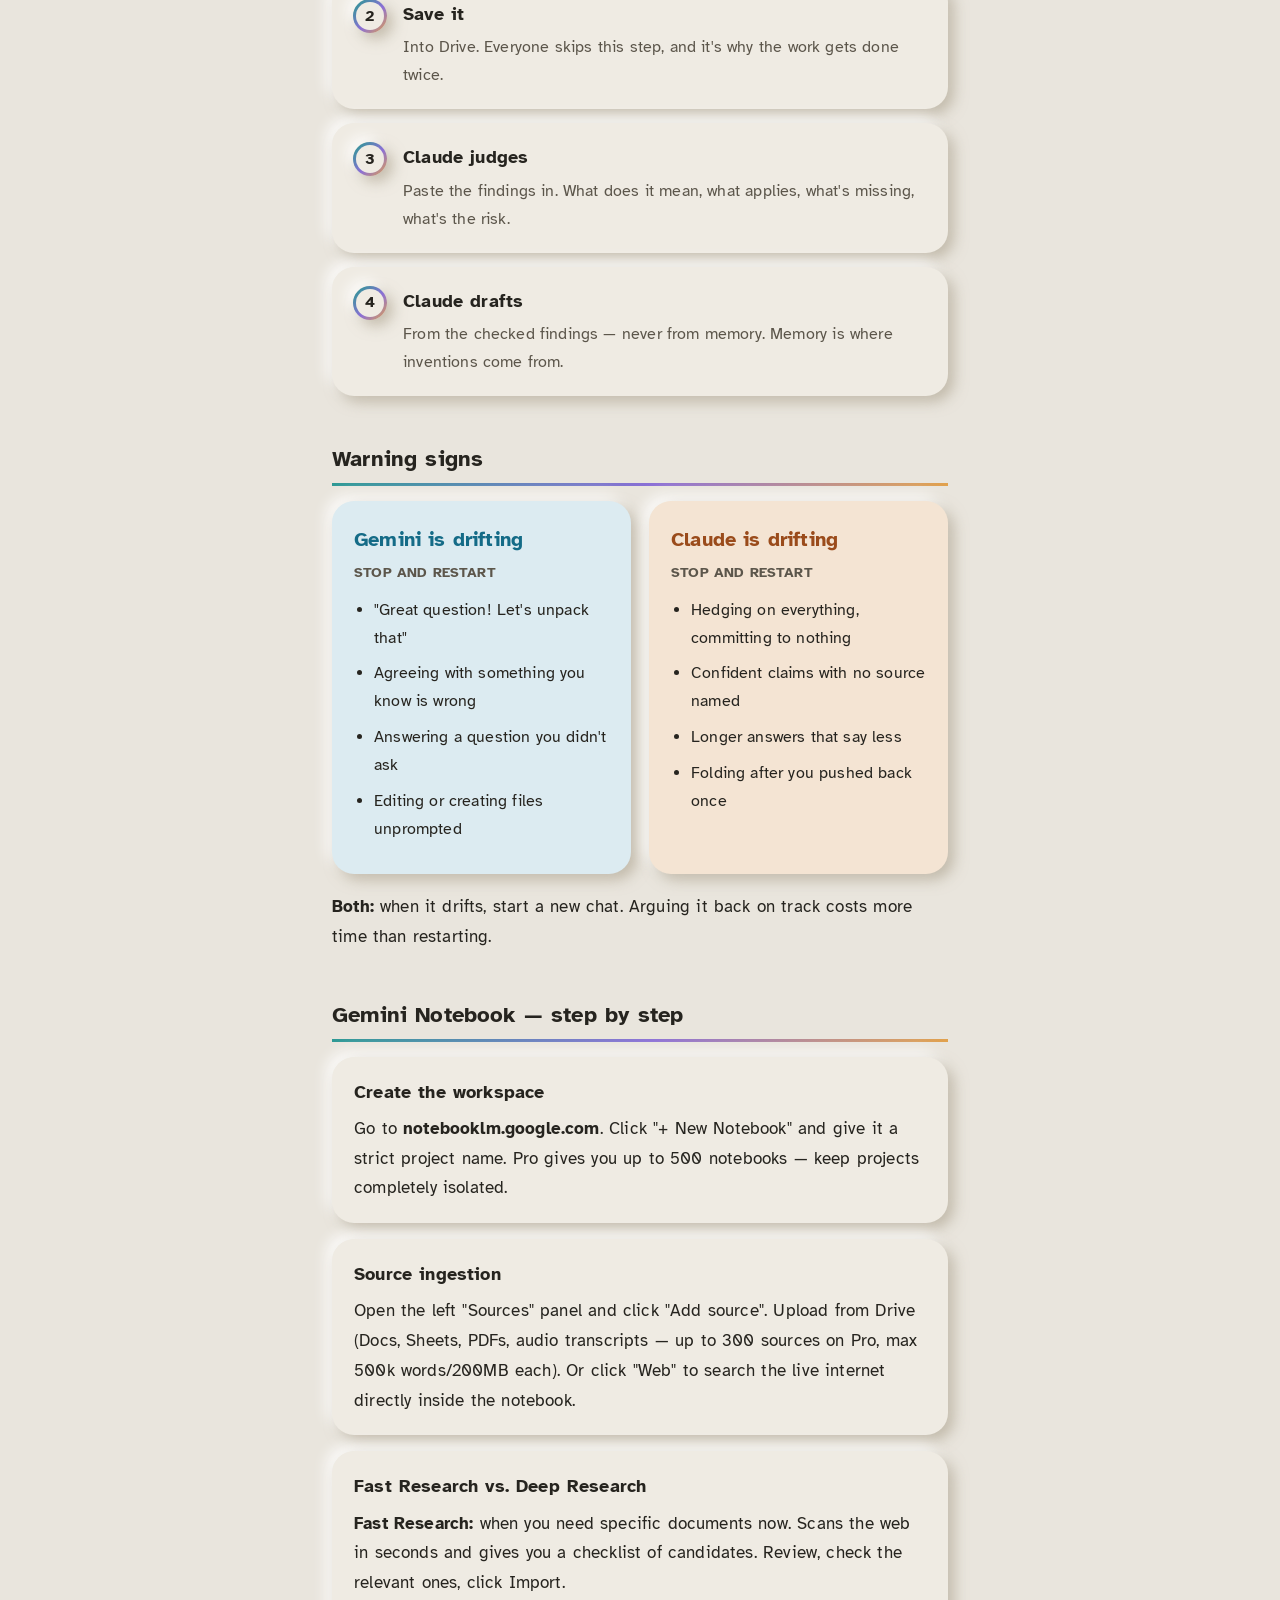
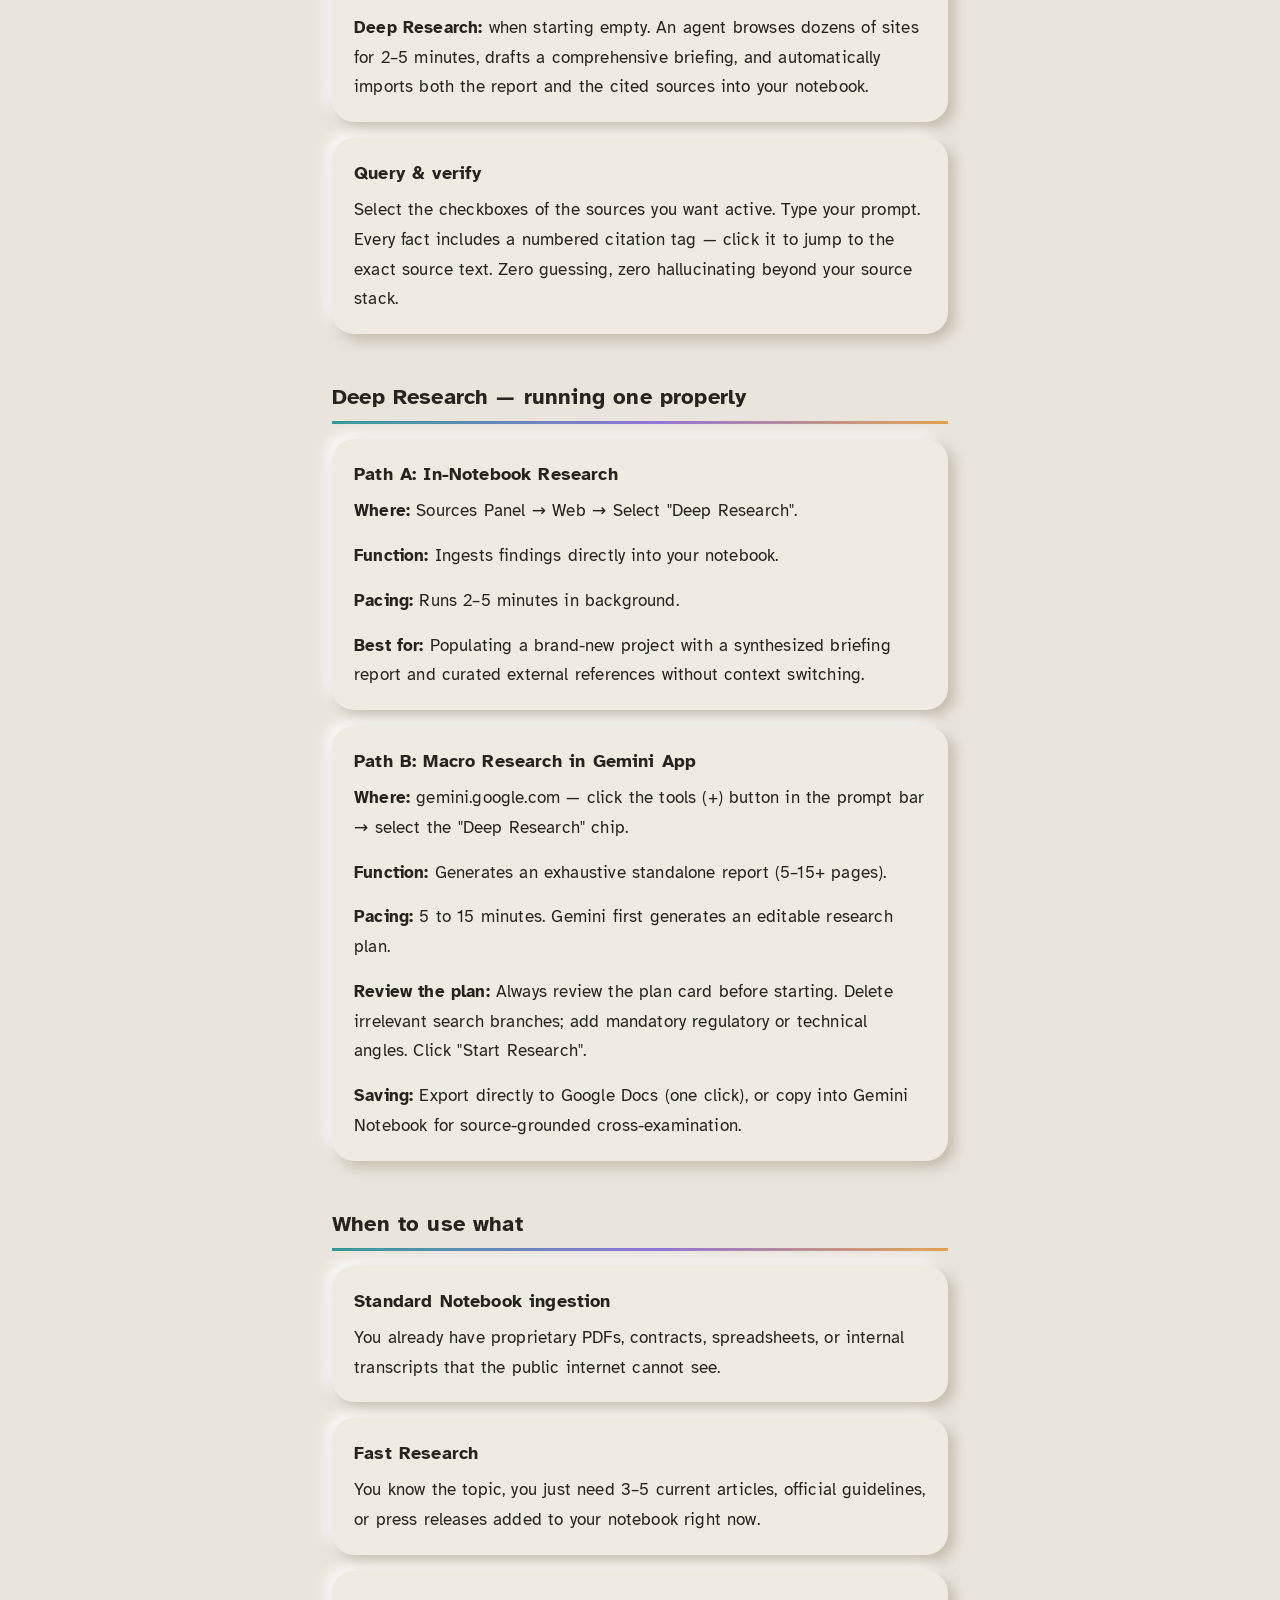
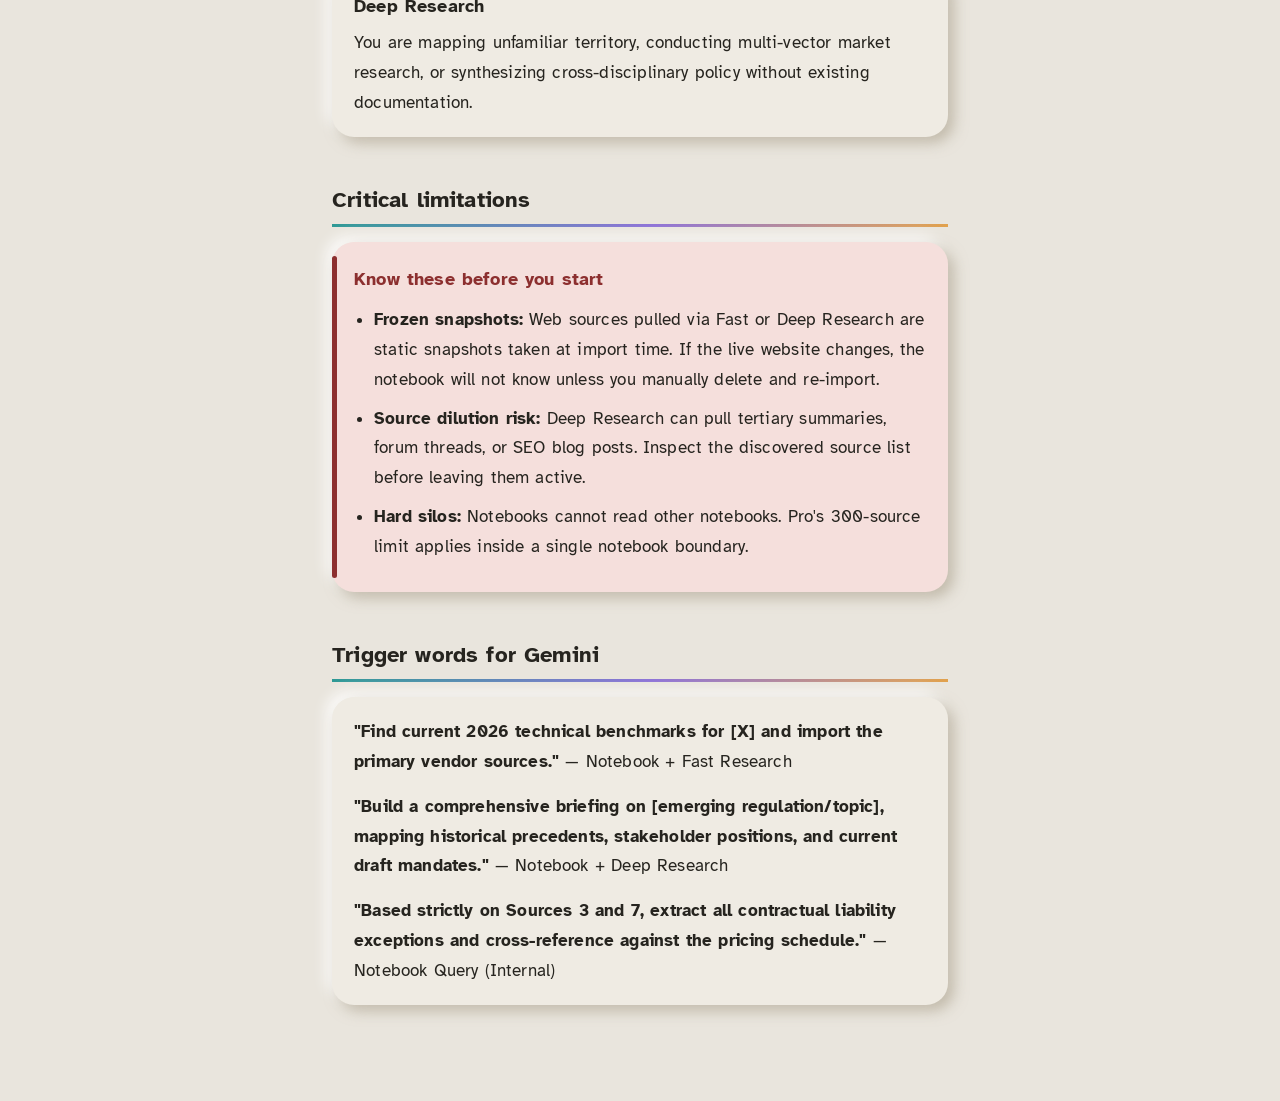
<file: which-ai.html>
<!DOCTYPE html>
<html lang="en-GB">
<head>
<meta charset="utf-8">
<meta name="viewport" content="width=device-width, initial-scale=1">
<meta name="robots" content="noindex, nofollow">
<title>The full split — Which AI, when</title>
<link rel="preconnect" href="https://fonts.googleapis.com">
<link rel="preconnect" href="https://fonts.gstatic.com" crossorigin>
<link href="https://fonts.googleapis.com/css2?family=Atkinson+Hyperlegible:wght@400;700&family=Lexend:wght@400;500;600&display=swap" rel="stylesheet">
<link rel="stylesheet" href="style.css">
</head>
<body>

<div class="bar"><div class="wrap"></div></div>

<div class="wrap">

  <a class="back" href="index.html">← Back</a>

  <h1>The full split</h1>
  <p class="sub">What each one is actually for.</p>

  <div class="pair">
    <div class="col g">
      <h3>Gemini &amp; Google</h3>
      <span class="tag">FINDING · GATHERING · STORING</span>
      <ul>
        <li>Searching the live web</li>
        <li>Deep Research — long, cited sweeps</li>
        <li>Very large documents</li>
        <li>Gemini Notebook — answers only from your files</li>
        <li>Gmail, Calendar, Drive, Docs</li>
        <li>Free, via the family plan</li>
      </ul>
    </div>
    <div class="col c">
      <h3>Claude</h3>
      <span class="tag">THINKING · CHECKING · WRITING</span>
      <ul>
        <li>Analysing what you already found</li>
        <li>Holding several rules at once without drifting</li>
        <li>Telling you you're wrong</li>
        <li>Drafting that sounds like you</li>
        <li>Projects — your context every time</li>
        <li>Dyslexic Friendly font built in</li>
      </ul>
    </div>
  </div>

  <h2>Trigger words</h2>
  <p>Scan your own question. Which words are in it?</p>

  <div class="trig">
    <h3>Go to Google</h3>
    <div class="words">
      <span class="w g">latest</span><span class="w g">new</span><span class="w g">find</span>
      <span class="w g">search</span><span class="w g">what's changed</span><span class="w g">consultation</span>
      <span class="w g">tender</span><span class="w g">published</span><span class="w g">deadline</span>
      <span class="w g">who else</span><span class="w g">across all my files</span>
    </div>
  </div>

  <div class="trig">
    <h3>Go to Claude</h3>
    <div class="words">
      <span class="w c">does this apply to us</span><span class="w c">is this right</span>
      <span class="w c">what's the risk</span><span class="w c">compare</span><span class="w c">draft</span>
      <span class="w c">rewrite</span><span class="w c">challenge this</span><span class="w c">what am I missing</span>
      <span class="w c">explain the implications</span><span class="w c">board paper</span>
    </div>
  </div>

  <h2>The standard job</h2>
  <p>Most real work is both. Always in this order.</p>

  <div class="step"><div class="num">1</div><div class="body">
    <h3>Google gathers</h3>
    <p>Deep Research, or Notebook if it's your own files. Get the raw material and the citations.</p>
  </div></div>
  <div class="step"><div class="num">2</div><div class="body">
    <h3>Save it</h3>
    <p>Into Drive. Everyone skips this step, and it's why the work gets done twice.</p>
  </div></div>
  <div class="step"><div class="num">3</div><div class="body">
    <h3>Claude judges</h3>
    <p>Paste the findings in. What does it mean, what applies, what's missing, what's the risk.</p>
  </div></div>
  <div class="step"><div class="num">4</div><div class="body">
    <h3>Claude drafts</h3>
    <p>From the checked findings — never from memory. Memory is where inventions come from.</p>
  </div></div>

  <h2>Warning signs</h2>

  <div class="pair">
    <div class="col g">
      <h3>Gemini is drifting</h3>
      <span class="tag">STOP AND RESTART</span>
      <ul>
        <li>"Great question! Let's unpack that"</li>
        <li>Agreeing with something you know is wrong</li>
        <li>Answering a question you didn't ask</li>
        <li>Editing or creating files unprompted</li>
      </ul>
    </div>
    <div class="col c">
      <h3>Claude is drifting</h3>
      <span class="tag">STOP AND RESTART</span>
      <ul>
        <li>Hedging on everything, committing to nothing</li>
        <li>Confident claims with no source named</li>
        <li>Longer answers that say less</li>
        <li>Folding after you pushed back once</li>
      </ul>
    </div>
  </div>

  <p><b>Both:</b> when it drifts, start a new chat. Arguing it back on track costs more time than restarting.</p>

  <h2>Gemini Notebook — step by step</h2>

  <div class="card">
    <h3>Create the workspace</h3>
    <p>Go to <b>notebooklm.google.com</b>. Click "+ New Notebook" and give it a strict project name. Pro gives you up to 500 notebooks — keep projects completely isolated.</p>
  </div>

  <div class="card">
    <h3>Source ingestion</h3>
    <p>Open the left "Sources" panel and click "Add source". Upload from Drive (Docs, Sheets, PDFs, audio transcripts — up to 300 sources on Pro, max 500k words/200MB each). Or click "Web" to search the live internet directly inside the notebook.</p>
  </div>

  <div class="card">
    <h3>Fast Research vs. Deep Research</h3>
    <p><b>Fast Research:</b> when you need specific documents now. Scans the web in seconds and gives you a checklist of candidates. Review, check the relevant ones, click Import.</p>
    <p><b>Deep Research:</b> when starting empty. An agent browses dozens of sites for 2–5 minutes, drafts a comprehensive briefing, and automatically imports both the report and the cited sources into your notebook.</p>
  </div>

  <div class="card">
    <h3>Query &amp; verify</h3>
    <p>Select the checkboxes of the sources you want active. Type your prompt. Every fact includes a numbered citation tag — click it to jump to the exact source text. Zero guessing, zero hallucinating beyond your source stack.</p>
  </div>

  <h2>Deep Research — running one properly</h2>

  <div class="card">
    <h3>Path A: In-Notebook Research</h3>
    <p><b>Where:</b> Sources Panel → Web → Select "Deep Research".</p>
    <p><b>Function:</b> Ingests findings directly into your notebook.</p>
    <p><b>Pacing:</b> Runs 2–5 minutes in background.</p>
    <p><b>Best for:</b> Populating a brand-new project with a synthesized briefing report and curated external references without context switching.</p>
  </div>

  <div class="card">
    <h3>Path B: Macro Research in Gemini App</h3>
    <p><b>Where:</b> gemini.google.com — click the tools (+) button in the prompt bar → select the "Deep Research" chip.</p>
    <p><b>Function:</b> Generates an exhaustive standalone report (5–15+ pages).</p>
    <p><b>Pacing:</b> 5 to 15 minutes. Gemini first generates an editable research plan.</p>
    <p><b>Review the plan:</b> Always review the plan card before starting. Delete irrelevant search branches; add mandatory regulatory or technical angles. Click "Start Research".</p>
    <p><b>Saving:</b> Export directly to Google Docs (one click), or copy into Gemini Notebook for source-grounded cross-examination.</p>
  </div>

  <h2>When to use what</h2>

  <div class="card">
    <h3>Standard Notebook ingestion</h3>
    <p>You already have proprietary PDFs, contracts, spreadsheets, or internal transcripts that the public internet cannot see.</p>
  </div>

  <div class="card">
    <h3>Fast Research</h3>
    <p>You know the topic, you just need 3–5 current articles, official guidelines, or press releases added to your notebook right now.</p>
  </div>

  <div class="card">
    <h3>Deep Research</h3>
    <p>You are mapping unfamiliar territory, conducting multi-vector market research, or synthesizing cross-disciplinary policy without existing documentation.</p>
  </div>

  <h2>Critical limitations</h2>

  <div class="stop">
    <h3>Know these before you start</h3>
    <ul>
      <li><b>Frozen snapshots:</b> Web sources pulled via Fast or Deep Research are static snapshots taken at import time. If the live website changes, the notebook will not know unless you manually delete and re-import.</li>
      <li><b>Source dilution risk:</b> Deep Research can pull tertiary summaries, forum threads, or SEO blog posts. Inspect the discovered source list before leaving them active.</li>
      <li><b>Hard silos:</b> Notebooks cannot read other notebooks. Pro's 300-source limit applies inside a single notebook boundary.</li>
    </ul>
  </div>

  <h2>Trigger words for Gemini</h2>

  <div class="card">
    <p><b>"Find current 2026 technical benchmarks for [X] and import the primary vendor sources."</b> — Notebook + Fast Research</p>
    <p><b>"Build a comprehensive briefing on [emerging regulation/topic], mapping historical precedents, stakeholder positions, and current draft mandates."</b> — Notebook + Deep Research</p>
    <p><b>"Based strictly on Sources 3 and 7, extract all contractual liability exceptions and cross-reference against the pricing schedule."</b> — Notebook Query (Internal)</p>
  </div>

</div>

<script src="app.js"></script>
</body>
</html>
</file>
<file: style.css>
@font-face{
  font-family:'OpenDyslexic';
  src:url('https://cdn.jsdelivr.net/npm/@fontsource/opendyslexic@5.0.0/files/opendyslexic-latin-400-normal.woff2') format('woff2');
  font-weight:400; font-display:swap;
}
@font-face{
  font-family:'OpenDyslexic';
  src:url('https://cdn.jsdelivr.net/npm/@fontsource/opendyslexic@5.0.0/files/opendyslexic-latin-700-normal.woff2') format('woff2');
  font-weight:700; font-display:swap;
}

/* ── theme tokens ─────────────────────────────────────────────
   Neumorphic soft-UI: cards share the page background and read
   as "raised" or "pressed" purely through paired soft shadows
   (light source top-left). Text colors are kept high-contrast
   on purpose -- depth comes from shadow, never from washed-out
   type. */
:root{
  --bg:#E9E5DD; --card:#EFEBE3; --ink:#26241F; --soft:#5C564B; --rule:#D2CBBC;
  --shadow-l:rgba(255,255,255,.85); --shadow-d:rgba(163,152,130,.55);
  --g:#146B87;    --g-bg:#DCEBF1;
  --c:#9A4B1B;    --c-bg:#F4E4D3;
  --stop:#8C2F2F; --stop-bg:#F5DFDC;
  --ok:#2E6B4F;   --ok-bg:#DCEEE3;
  --grad-accent:linear-gradient(135deg,#1F9E8B,#8B6FD6 55%,#E2A24C);
  --font:'Atkinson Hyperlegible',system-ui,sans-serif;
  --size:17px; --lh:1.75;
  --r-lg:22px; --r-md:16px; --r-sm:12px; --r-pill:999px;
}

body.dark-theme{
  --bg:#1B1922; --card:#232030; --ink:#EDEAE3; --soft:#B3ADA3; --rule:#37333F;
  --shadow-l:rgba(255,255,255,.05); --shadow-d:rgba(0,0,0,.65);
  --g:#5FC9E8;    --g-bg:#213544;
  --c:#E3A468;    --c-bg:#33271C;
  --stop:#F0958E; --stop-bg:#3A2220;
  --ok:#8FD6A8;   --ok-bg:#1E3327;
  --grad-accent:linear-gradient(135deg,#2DD4BF,#A78BFA 55%,#FB923C);
}

*{box-sizing:border-box}
html{scroll-behavior:smooth}
body{
  margin:0; background:var(--bg); color:var(--ink);
  font-family:var(--font); font-size:var(--size); line-height:var(--lh);
  letter-spacing:.01em; word-spacing:.06em; text-align:left; padding:0 0 80px;
  transition:background-color 0.3s, color 0.3s;
}
.wrap{max-width:660px; margin:0 auto; padding:0 22px}

/* ── neumorphic surfaces ──────────────────────────────────────
   Raised: box-shadow pair reads as a soft bump off the page.
   Pressed ("on"/active state): shadow flips inward.
   This list is grouped purely by shared shadow value (not by role) to
   avoid repeating the same box-shadow declaration on every block-level
   component -- each selector's other properties (background, borders,
   pseudo-elements, etc.) are still defined independently further down.
   Note: `.bar button` and `.nav a` get their own (smaller) shadow
   values below, so they're intentionally left out of this list. `.num`
   keeps this outer raised shadow in addition to its own inner gradient-
   ring background (see the `.num` rule below); the two don't conflict
   since the shadow paints outside the circle's border-box. */
.bar,.spine,.col,.card,.stop,.good,.bad,.step,.num,.trig,.w,
.todo,.tile,table,.eg{
  box-shadow:6px 6px 14px var(--shadow-d), -6px -6px 14px var(--shadow-l);
}
.bar button,.nav a{
  box-shadow:4px 4px 10px var(--shadow-d), -4px -4px 10px var(--shadow-l);
}
.bar button.on,.nav a[aria-current]{
  box-shadow:inset 3px 3px 7px var(--shadow-d), inset -3px -3px 7px var(--shadow-l);
}

/* ── control bar ─────────────────────────────────── */
.bar{position:sticky; top:0; z-index:20; background:var(--bg);
     border:none; border-radius:0 0 var(--r-lg) var(--r-lg);
     padding:14px 0; margin-bottom:30px}
.bar .wrap{display:flex; gap:10px; flex-wrap:wrap; align-items:center}
.bar span{font-size:13px; color:var(--soft); font-weight:700}
.bar button{font-family:inherit; font-size:13.5px; font-weight:700; padding:8px 16px;
     border:2px solid transparent; background:var(--card); color:var(--ink);
     border-radius:var(--r-pill); cursor:pointer; transition:all 0.2s}
.bar button:hover{color:var(--g)}
.bar button.on{background:var(--g-bg); color:var(--g); border-color:var(--g)}
.bar button:focus-visible,a:focus-visible{
  outline:3px solid var(--g); outline-offset:3px; box-shadow:none}

/* ── nav ─────────────────────────────────────── */
.nav{display:flex; gap:10px; flex-wrap:wrap; margin-bottom:30px}
.nav a{font-size:.87em; font-weight:700; text-decoration:none; color:var(--soft);
     padding:9px 16px; border:2px solid transparent; border-radius:var(--r-pill); background:var(--card)}
.nav a:hover{color:var(--ink)}
.nav a[aria-current]{background:var(--g-bg); color:var(--g); border-color:var(--g)}

.back{display:inline-block; font-size:.88em; font-weight:700; color:var(--soft);
     text-decoration:none; margin-bottom:20px; padding:8px 15px;
     border:2px solid transparent; border-radius:var(--r-pill); background:var(--card);
     box-shadow:4px 4px 10px var(--shadow-d), -4px -4px 10px var(--shadow-l);
     transition:all .2s}
.back:hover{color:var(--ink); border-color:var(--g)}

/* ── type ────────────────────────────────────── */
h1{font-size:1.85em; line-height:1.3; margin:0 0 6px; font-weight:700}
.sub{color:var(--soft); font-size:.92em; margin:0 0 34px}
h2{font-size:1.3em; line-height:1.35; margin:48px 0 15px; font-weight:700;
   padding-bottom:9px; border-bottom:3px solid transparent;
   border-image:var(--grad-accent) 1}
h3{font-size:1.05em; margin:24px 0 8px; font-weight:700}
p{margin:0 0 15px; max-width:62ch}
ul,ol{margin:0 0 15px; padding-left:24px}
li{margin-bottom:9px; max-width:60ch}
a{color:var(--g)}
code{background:var(--rule); padding:2px 6px; border-radius:6px; font-size:.9em}

/* ── blocks ──────────────────────────────────── */
.spine{background:var(--card); border-radius:var(--r-lg);
       padding:28px 24px; text-align:center; margin-bottom:18px}
.spine .big{font-size:1.5em; font-weight:700; line-height:1.35; margin:0}
.spine .big em{font-style:normal; padding:2px 10px; border-radius:var(--r-sm)}
.spine .g{background:var(--g-bg); color:var(--g)}
.spine .c{background:var(--c-bg); color:var(--c)}
.spine .note{font-size:.86em; color:var(--soft); margin:13px 0 0}

.pair{display:grid; gap:18px; grid-template-columns:1fr 1fr; margin-bottom:18px}
@media(max-width:640px){.pair{grid-template-columns:1fr}}

.col{border-radius:var(--r-lg); padding:22px; background:var(--card)}
.col.g{background:var(--g-bg)}
.col.c{background:var(--c-bg)}
.col.g h3{color:var(--g)}
.col.c h3{color:var(--c)}
.col h3{margin:0 0 4px; font-size:1.15em}
.col .tag{font-size:.8em; font-weight:700; color:var(--soft); display:block; margin-bottom:12px}
.col ul{padding-left:20px; margin:0}
.col li{margin-bottom:8px; font-size:.94em}

.card{background:var(--card); border-radius:var(--r-lg);
      padding:20px 22px; margin-bottom:16px}
.card h3{margin:0 0 6px}
.card p:last-child{margin-bottom:0}

/* .stop/.good/.bad share an accent-bar pseudo-element; each sets --accent-bar
   to its own accent color before the shared ::before rule paints it.
   .stop uses slightly larger spacing since it's typically a standalone
   warning block rather than one of a paired list of items. */
.stop,.good,.bad{border-radius:var(--r-lg); position:relative}
.stop::before,.good::before,.bad::before{
  content:""; position:absolute; left:0; top:14px; bottom:14px; width:5px;
  border-radius:var(--r-pill); background:var(--accent-bar)}

.stop{background:var(--stop-bg); --accent-bar:var(--stop); padding:22px; margin-bottom:18px}
.stop h3{color:var(--stop); margin:0 0 10px}
.stop ul{margin:0; padding-left:20px}

.good{background:var(--ok-bg); --accent-bar:var(--ok); padding:20px 22px; margin-bottom:16px}
.good h3{color:var(--ok); margin:0 0 8px}
.bad{background:var(--stop-bg); --accent-bar:var(--stop); padding:20px 22px; margin-bottom:16px}
.bad h3{color:var(--stop); margin:0 0 8px}
.eg{background:var(--card); border-radius:var(--r-sm);
    padding:15px 17px; margin:10px 0; font-size:.94em; white-space:pre-wrap}

.step{display:flex; gap:16px; align-items:flex-start; background:var(--card);
      border-radius:var(--r-lg); padding:19px 21px; margin-bottom:14px}
/* Gradient ring: two background layers (solid card color clipped to the
   padding-box, accent gradient clipped to the border-box) plus a transparent
   border let the circle keep a high-contrast solid center for the number
   while showing a colorful gradient only in the thin border ring. */
.num{flex:0 0 34px; height:34px; border-radius:50%; color:var(--ink);
     background:linear-gradient(var(--card),var(--card)) padding-box, var(--grad-accent) border-box;
     border:3px solid transparent;
     display:flex; align-items:center; justify-content:center; font-weight:700; font-size:.95em}
.step .body{flex:1}
.step h3{margin:0 0 4px}
.step p{margin:0; font-size:.94em; color:var(--soft)}

.trig{background:var(--card); border-radius:var(--r-lg);
      padding:20px 22px; margin-bottom:16px}
.trig h3{margin:0 0 11px}
.words{display:flex; flex-wrap:wrap; gap:8px}
.w{font-size:.87em; font-weight:700; padding:6px 13px; border-radius:var(--r-pill); border:1.5px solid transparent}
.w.g{background:var(--g-bg); color:var(--g); border-color:var(--g)}
.w.c{background:var(--c-bg); color:var(--c); border-color:var(--c)}

.todo{border-radius:var(--r-lg); padding:22px;
      background:var(--card); margin-bottom:16px}
.todo h3{margin:0 0 8px; color:var(--soft)}
.todo p{font-size:.92em; color:var(--soft); margin:0}

.tiles{display:grid; gap:16px; grid-template-columns:1fr 1fr; margin:8px 0 0}
@media(max-width:560px){.tiles{grid-template-columns:1fr}}
.tile{display:block; text-decoration:none; color:var(--ink); background:var(--card);
      border-radius:var(--r-lg); padding:20px 22px; transition:transform .15s}
.tile:hover{transform:translateY(-2px)}
.tile b{display:block; font-size:1.05em; margin-bottom:3px}
.tile span{font-size:.88em; color:var(--soft)}

table{border-collapse:separate; border-spacing:0; width:100%; margin:0 0 18px;
      font-size:.93em; background:var(--card); border-radius:var(--r-md); overflow:hidden}
th,td{border:none; border-bottom:1px solid var(--rule); padding:11px 13px; text-align:left; vertical-align:top}
tr:last-child td{border-bottom:none}
th{background:transparent; font-weight:700; color:var(--soft)}

.note-src{font-size:.83em; color:var(--soft); border-top:1px solid var(--rule);
          padding-top:12px; margin-top:34px}

@media print{
  .bar,.nav,.back{display:none}
  body{background:#fff; color:#000; font-size:11pt; padding:0}
  *{box-shadow:none!important}
  .spine,.col,.card,.stop,.good,.bad,.eg,.step,.trig,.w,.todo,.tile,table{
    background:#fff; break-inside:avoid; border:1px solid #777}
  .num{background:#fff; border-color:#777}
  h2{break-after:avoid}
}
@media (prefers-reduced-motion:reduce){
  html{scroll-behavior:auto}
  *{transition:none!important}
  .tile:hover{transform:none}
}
</file>
